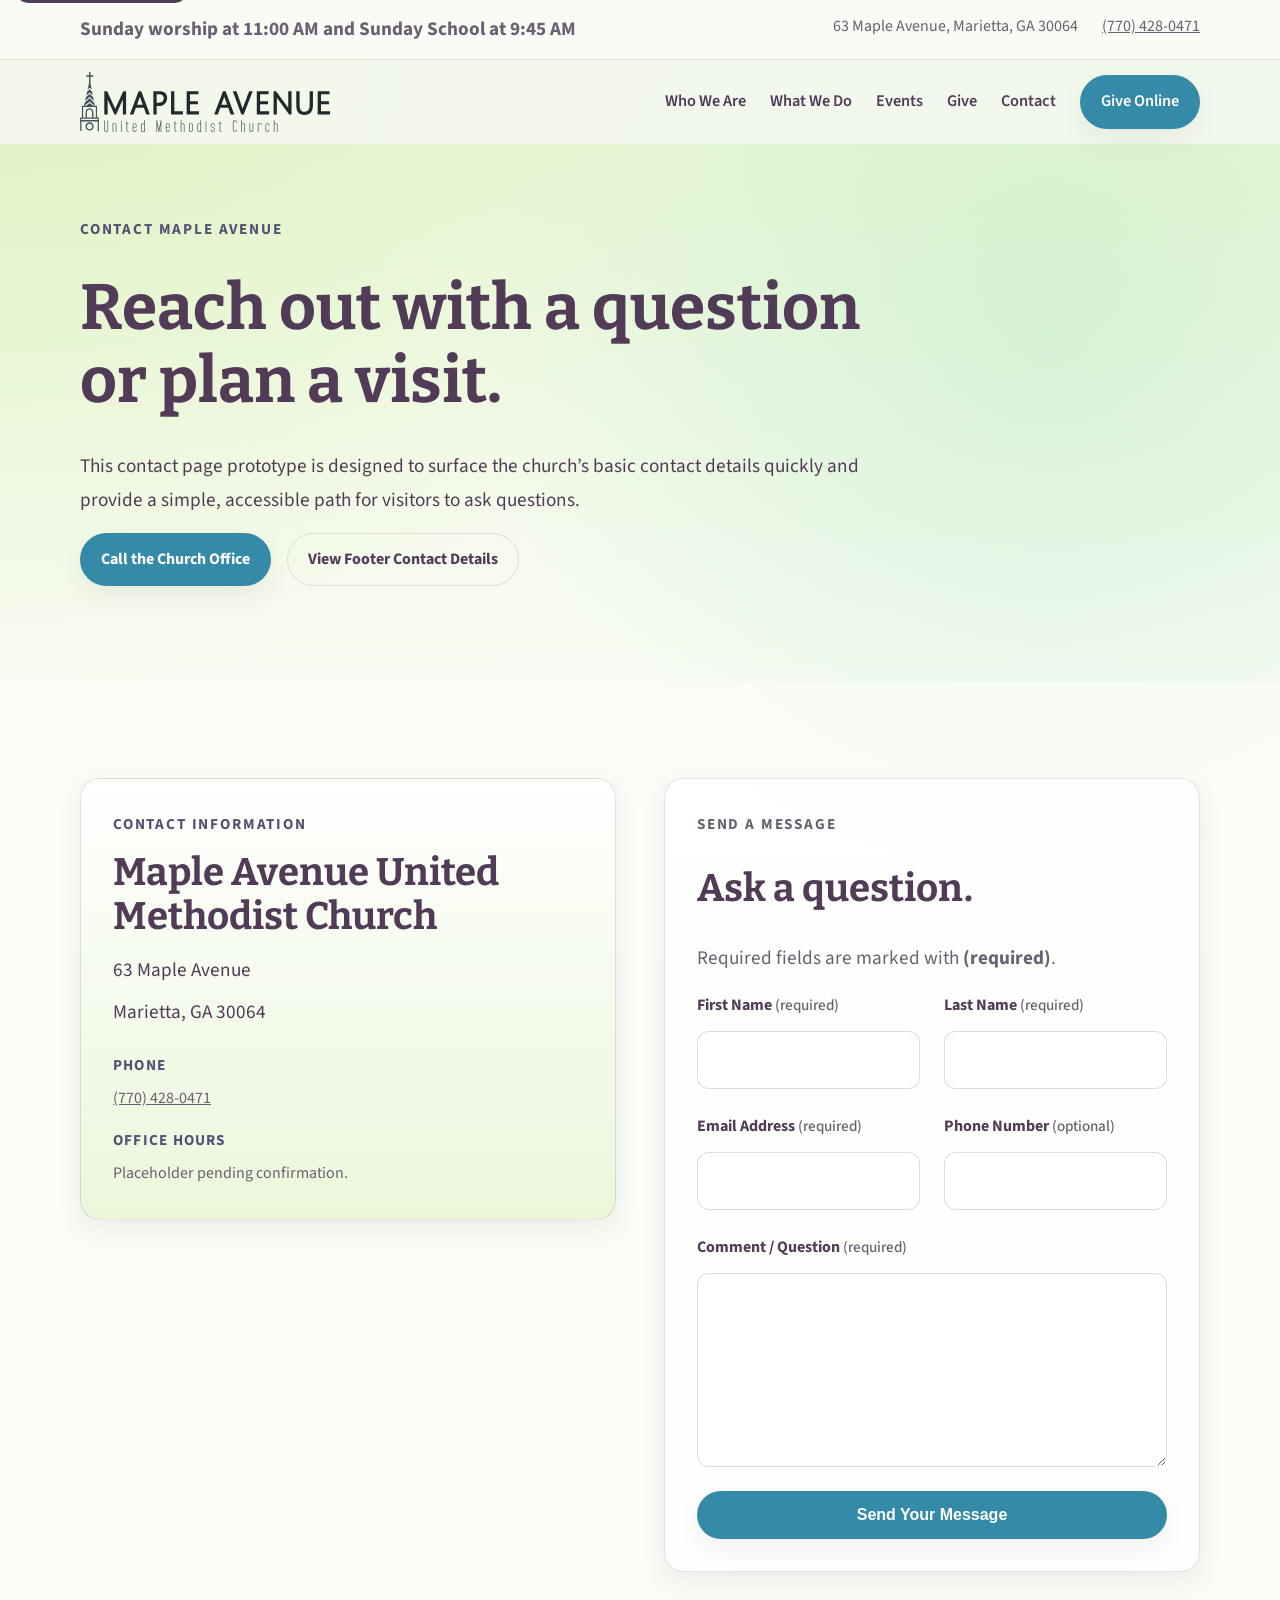
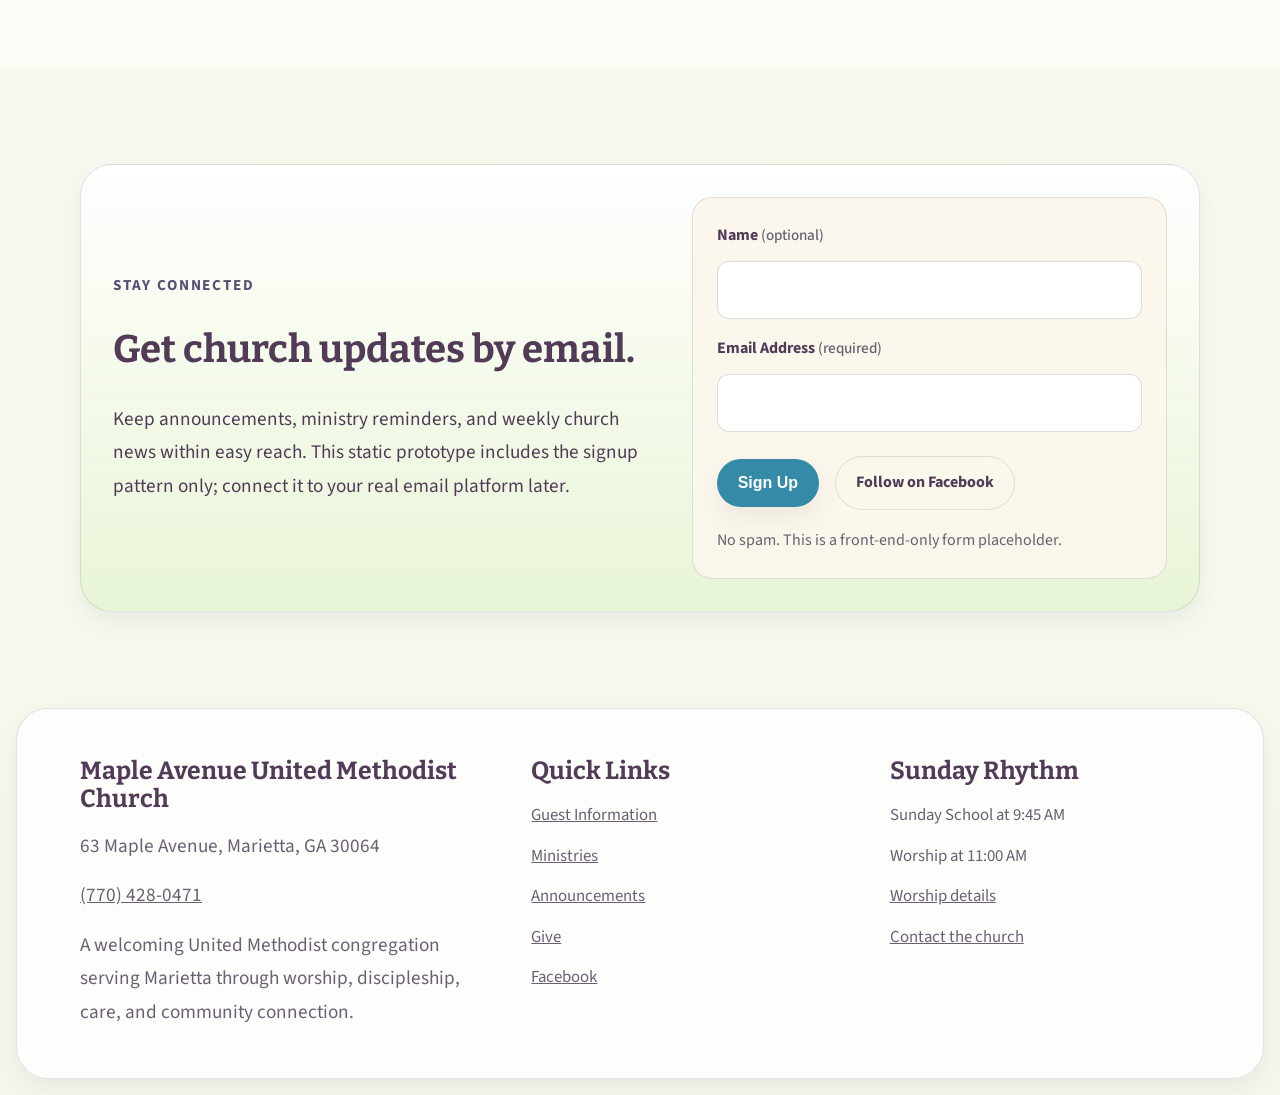
<file: contact.html>
<!doctype html>
<html lang="en">
  <head>
    <meta charset="UTF-8" />
    <meta name="viewport" content="width=device-width, initial-scale=1.0" />
    <title>Contact | Maple Avenue United Methodist Church</title>
    <meta
      name="description"
      content="Contact Maple Avenue United Methodist Church in Marietta, Georgia and use this accessible contact form prototype to ask a question."
    />
    <meta name="robots" content="noindex, nofollow" />
    <link rel="preconnect" href="https://fonts.googleapis.com" />
    <link rel="preconnect" href="https://fonts.gstatic.com" crossorigin />
    <link
      href="https://fonts.googleapis.com/css2?family=Bitter:wght@500;600;700&family=Source+Sans+3:wght@400;500;600;700&display=swap"
      rel="stylesheet"
    />
    <link rel="stylesheet" href="styles.css" />
    <script src="script.js" defer></script>
  </head>
  <body>
    <a class="skip-link" href="#main-content">Skip to main content</a>

    <!-- Reuse the shared site shell so the contact page feels part of the same system. -->
    <header class="site-header" data-site-header>
      <div class="utility-bar">
        <div class="container utility-bar__shell">
          <button
            class="utility-toggle"
            type="button"
            aria-expanded="false"
            aria-controls="utility-panel"
            data-utility-toggle
          >
            <span class="utility-toggle__eyebrow">Sunday info</span>
            <span class="utility-toggle__summary">Worship, address, and phone</span>
          </button>

          <div
            class="utility-bar__content"
            id="utility-panel"
            data-utility-panel
          >
            <p class="utility-bar__message">
              Sunday worship at 11:00 AM and Sunday School at 9:45 AM
            </p>
            <ul class="utility-list" aria-label="Quick contact details">
              <li>63 Maple Avenue, Marietta, GA 30064</li>
              <li><a href="tel:17704280471">(770) 428-0471</a></li>
            </ul>
          </div>
        </div>
      </div>

      <div class="container header-shell">
        <a
          class="brand"
          href="index.html"
          aria-label="Maple Avenue United Methodist Church home"
        >
          <img
            class="brand__logo"
            src="images/muamc-logo-darker.svg"
            alt="Maple Avenue United Methodist Church"
          />
        </a>

        <button
          class="menu-toggle"
          type="button"
          aria-expanded="false"
          aria-controls="site-navigation"
          data-menu-toggle
        >
          <span class="menu-toggle__label">Menu</span>
          <span class="menu-toggle__bars" aria-hidden="true"></span>
        </button>

        <nav
          class="site-nav"
          id="site-navigation"
          aria-label="Primary"
          data-nav
        >
          <ul class="site-nav__list">
            <li><a href="index.html#who-we-are">Who We Are</a></li>
            <li><a href="index.html#what-we-do">What We Do</a></li>
            <li><a href="index.html#highlights">Events</a></li>
            <li><a href="index.html#give">Give</a></li>
            <li><a href="index.html#contact">Contact</a></li>
          </ul>
          <a
            class="button button--primary site-nav__cta"
            href="https://www.mapleavenuechurch.org/give"
            target="_blank"
            rel="noreferrer"
          >
            Give Online
          </a>
        </nav>
      </div>
    </header>

    <main id="main-content">
      <!-- Interior header keeps the page concise while matching the established design language. -->
      <section class="section page-header" aria-labelledby="contact-page-title">
        <div class="container">
          <div class="page-header__content">
            <p class="eyebrow">Contact Maple Avenue</p>
            <h1 id="contact-page-title">Reach out with a question or plan a visit.</h1>
            <p>
              This contact page prototype is designed to surface the church’s basic
              contact details quickly and provide a simple, accessible path for
              visitors to ask questions.
            </p>
            <div class="button-row">
              <a class="button button--primary" href="tel:17704280471">
                Call the Church Office
              </a>
              <a class="button button--ghost" href="index.html#contact">
                View Footer Contact Details
              </a>
            </div>
          </div>
        </div>
      </section>

      <section class="section section--alt" aria-labelledby="contact-details-heading">
        <div class="container split-layout contact-layout">
          <section class="info-panel contact-details" aria-labelledby="contact-details-heading">
            <p class="eyebrow">Contact Information</p>
            <h2 id="contact-details-heading">Maple Avenue United Methodist Church</h2>
            <address class="contact-address">
              <p>63 Maple Avenue</p>
              <p>Marietta, GA 30064</p>
            </address>
            <dl class="contact-list">
              <div>
                <dt>Phone</dt>
                <dd><a href="tel:17704280471">(770) 428-0471</a></dd>
              </div>
              <div>
                <dt>Office Hours</dt>
                <dd>Placeholder pending confirmation.</dd>
              </div>
            </dl>
          </section>

          <!-- Semantic labels and required markers make the prototype ready for later backend wiring. -->
          <section class="card contact-form-card" aria-labelledby="contact-form-heading">
            <p class="eyebrow">Send a Message</p>
            <h2 id="contact-form-heading">Ask a question.</h2>
            <p class="contact-form__intro">
              Required fields are marked with <strong>(required)</strong>.
            </p>

            <form class="contact-form" action="#" method="post">
              <div class="contact-form__grid">
                <div class="form-field">
                  <label for="first-name">First Name <span class="form-required">(required)</span></label>
                  <input id="first-name" name="first_name" type="text" required />
                </div>

                <div class="form-field">
                  <label for="last-name">Last Name <span class="form-required">(required)</span></label>
                  <input id="last-name" name="last_name" type="text" required />
                </div>

                <div class="form-field">
                  <label for="email-address">Email Address <span class="form-required">(required)</span></label>
                  <input id="email-address" name="email" type="email" inputmode="email" required />
                </div>

                <div class="form-field">
                  <label for="phone-number">Phone Number <span class="form-optional">(optional)</span></label>
                  <input id="phone-number" name="phone" type="tel" inputmode="tel" />
                </div>

                <div class="form-field form-field--full">
                  <label for="comment-question">Comment / Question <span class="form-required">(required)</span></label>
                  <textarea
                    id="comment-question"
                    name="comment"
                    rows="6"
                    required
                  ></textarea>
                </div>
              </div>

              <button class="button button--primary" type="submit">
                Send Your Message
              </button>
            </form>
          </section>
        </div>
      </section>

      <section class="section" id="updates" aria-labelledby="updates-heading">
        <div class="container">
          <div class="newsletter-panel">
            <div class="newsletter-panel__content">
              <p class="eyebrow">Stay Connected</p>
              <h2 id="updates-heading">Get church updates by email.</h2>
              <p>
                Keep announcements, ministry reminders, and weekly church news
                within easy reach. This static prototype includes the signup
                pattern only; connect it to your real email platform later.
              </p>
            </div>

            <form class="newsletter-form" action="#" method="post">
              <div class="newsletter-form__fields">
                <div class="form-field">
                  <label for="contact-signup-name">
                    Name <span class="form-optional">(optional)</span>
                  </label>
                  <input id="contact-signup-name" name="signup_name" type="text" />
                </div>

                <div class="form-field">
                  <label for="contact-signup-email">
                    Email Address <span class="form-required">(required)</span>
                  </label>
                  <input
                    id="contact-signup-email"
                    name="signup_email"
                    type="email"
                    inputmode="email"
                    required
                  />
                </div>
              </div>

              <div class="newsletter-form__actions">
                <button class="button button--primary" type="submit">
                  Sign Up
                </button>
                <a
                  class="button button--ghost"
                  href="https://www.facebook.com/mapleaveumc/"
                  target="_blank"
                  rel="noreferrer"
                >
                  Follow on Facebook
                </a>
                <p class="newsletter-form__note">
                  No spam. This is a front-end-only form placeholder.
                </p>
              </div>
            </form>
          </div>
        </div>
      </section>
    </main>

    <footer class="site-footer" id="contact">
      <div class="container footer-grid">
        <section>
          <h2 class="footer-title">Maple Avenue United Methodist Church</h2>
          <p>63 Maple Avenue, Marietta, GA 30064</p>
          <p><a href="tel:17704280471">(770) 428-0471</a></p>
          <p>
            A welcoming United Methodist congregation serving Marietta through
            worship, discipleship, care, and community connection.
          </p>
        </section>

        <section>
          <h2 class="footer-title">Quick Links</h2>
          <ul class="footer-list">
            <li><a href="https://www.mapleavenuechurch.org/guestinfo" target="_blank" rel="noreferrer">Guest Information</a></li>
            <li><a href="https://www.mapleavenuechurch.org/ministries" target="_blank" rel="noreferrer">Ministries</a></li>
            <li><a href="https://www.mapleavenuechurch.org/announcements" target="_blank" rel="noreferrer">Announcements</a></li>
            <li><a href="https://www.mapleavenuechurch.org/give" target="_blank" rel="noreferrer">Give</a></li>
            <li><a href="https://www.facebook.com/mapleaveumc/" target="_blank" rel="noreferrer">Facebook</a></li>
          </ul>
        </section>

        <section>
          <h2 class="footer-title">Sunday Rhythm</h2>
          <ul class="footer-list">
            <li>Sunday School at 9:45 AM</li>
            <li>Worship at 11:00 AM</li>
            <li><a href="https://www.mapleavenuechurch.org/worship" target="_blank" rel="noreferrer">Worship details</a></li>
            <li><a href="https://www.mapleavenuechurch.org/contact" target="_blank" rel="noreferrer">Contact the church</a></li>
          </ul>
        </section>
      </div>
    </footer>
  </body>
</html>
</file>
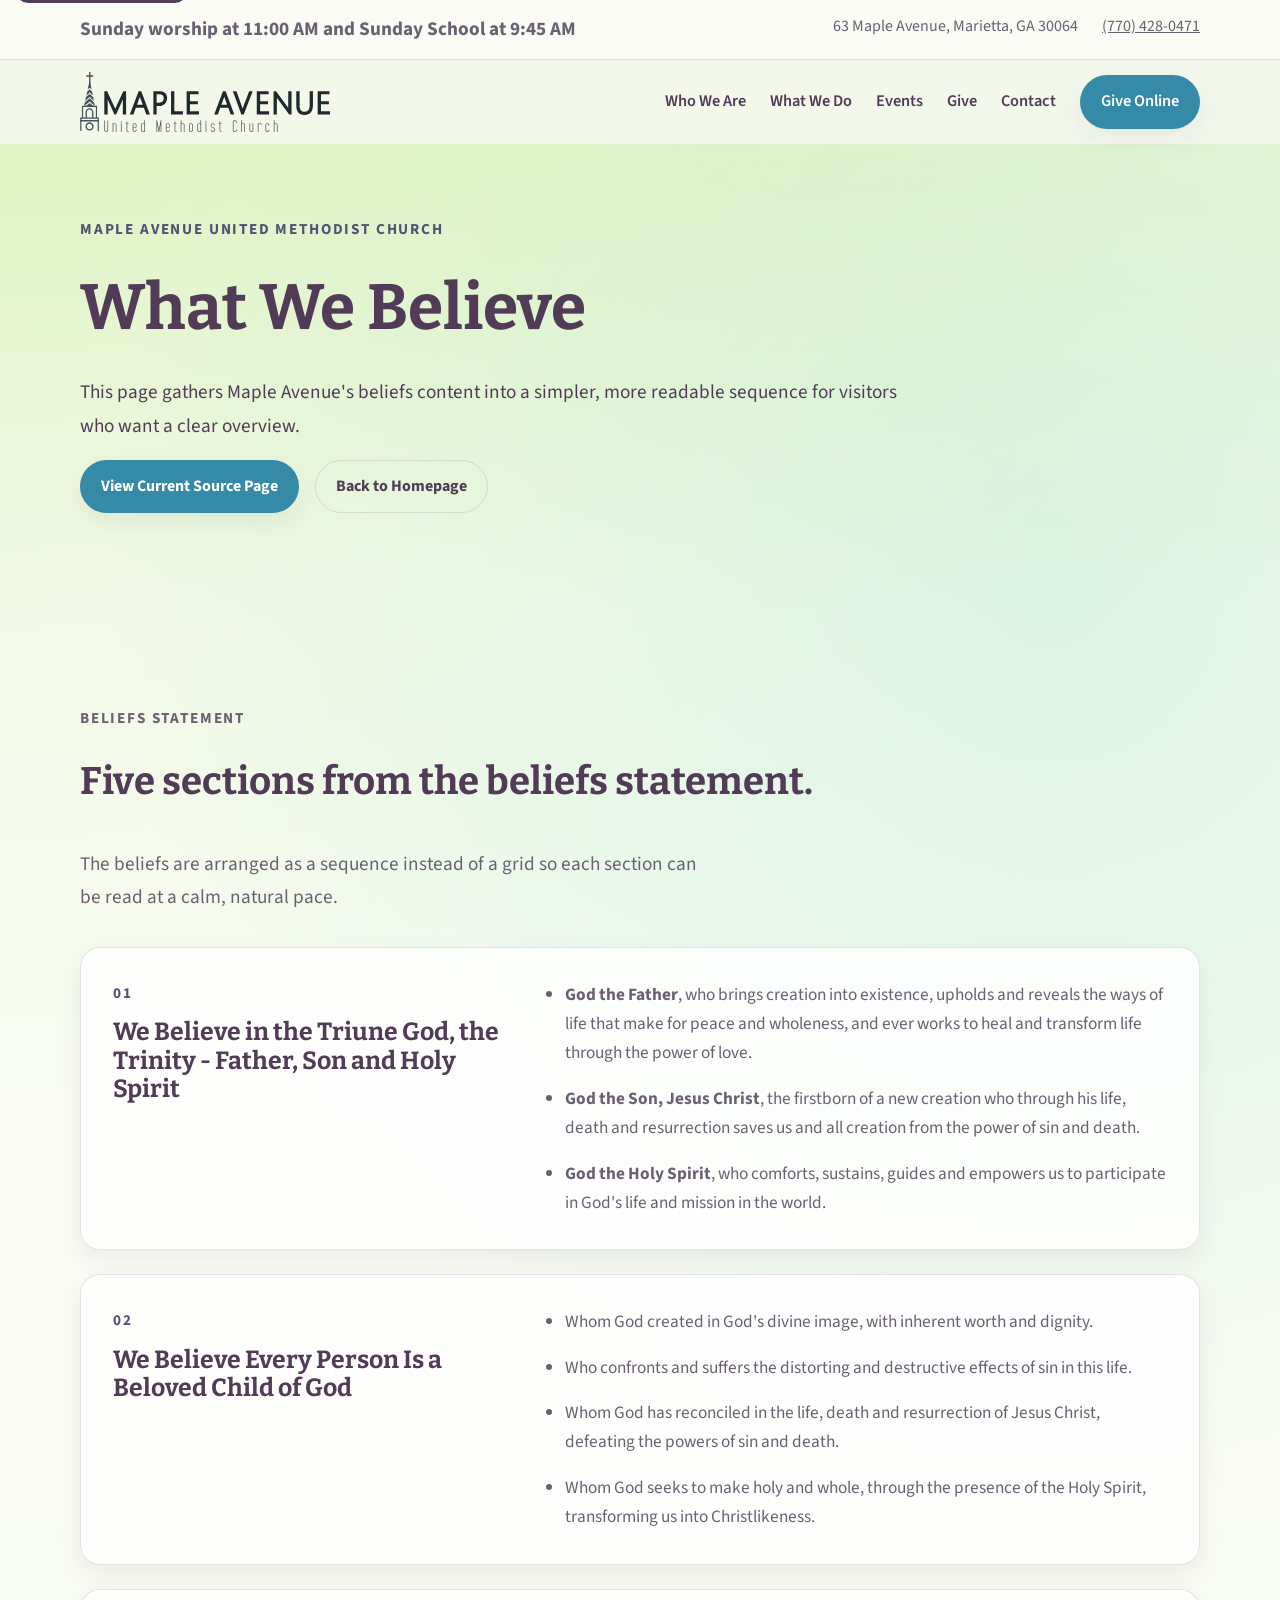
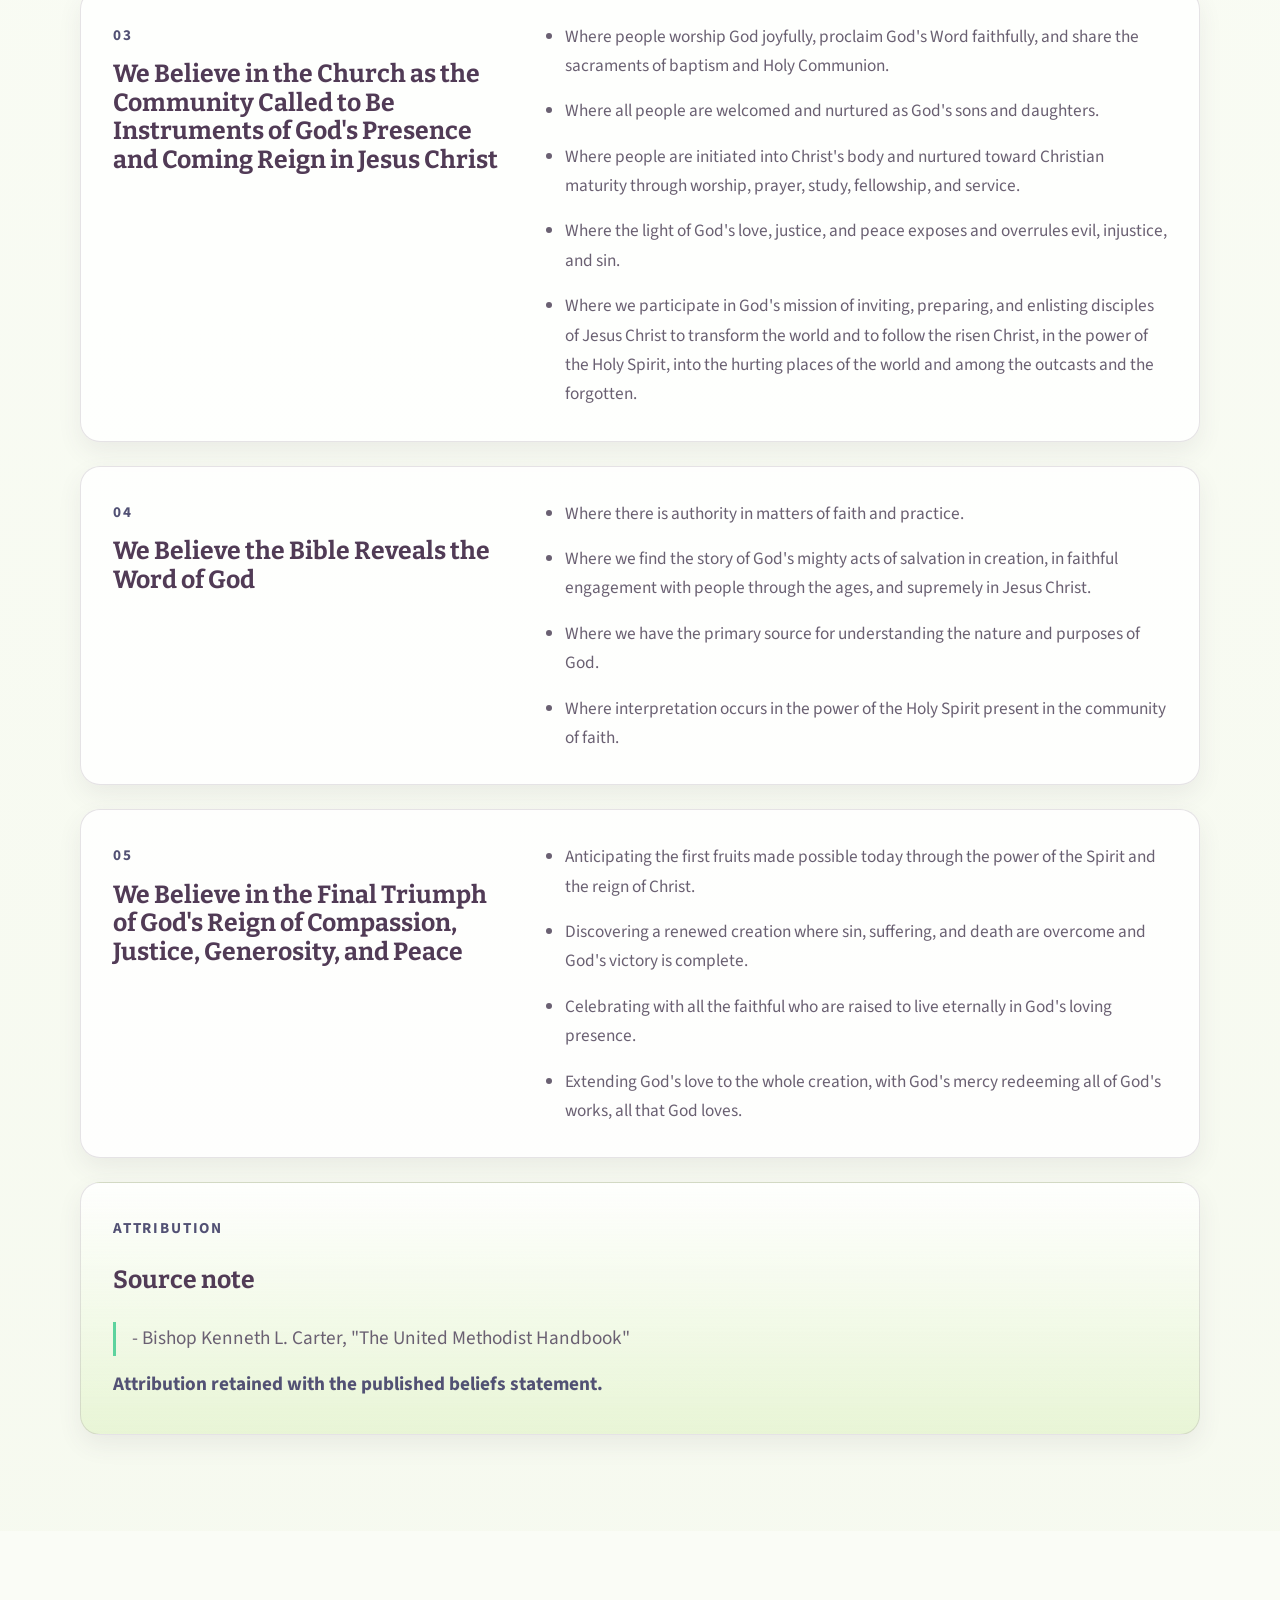
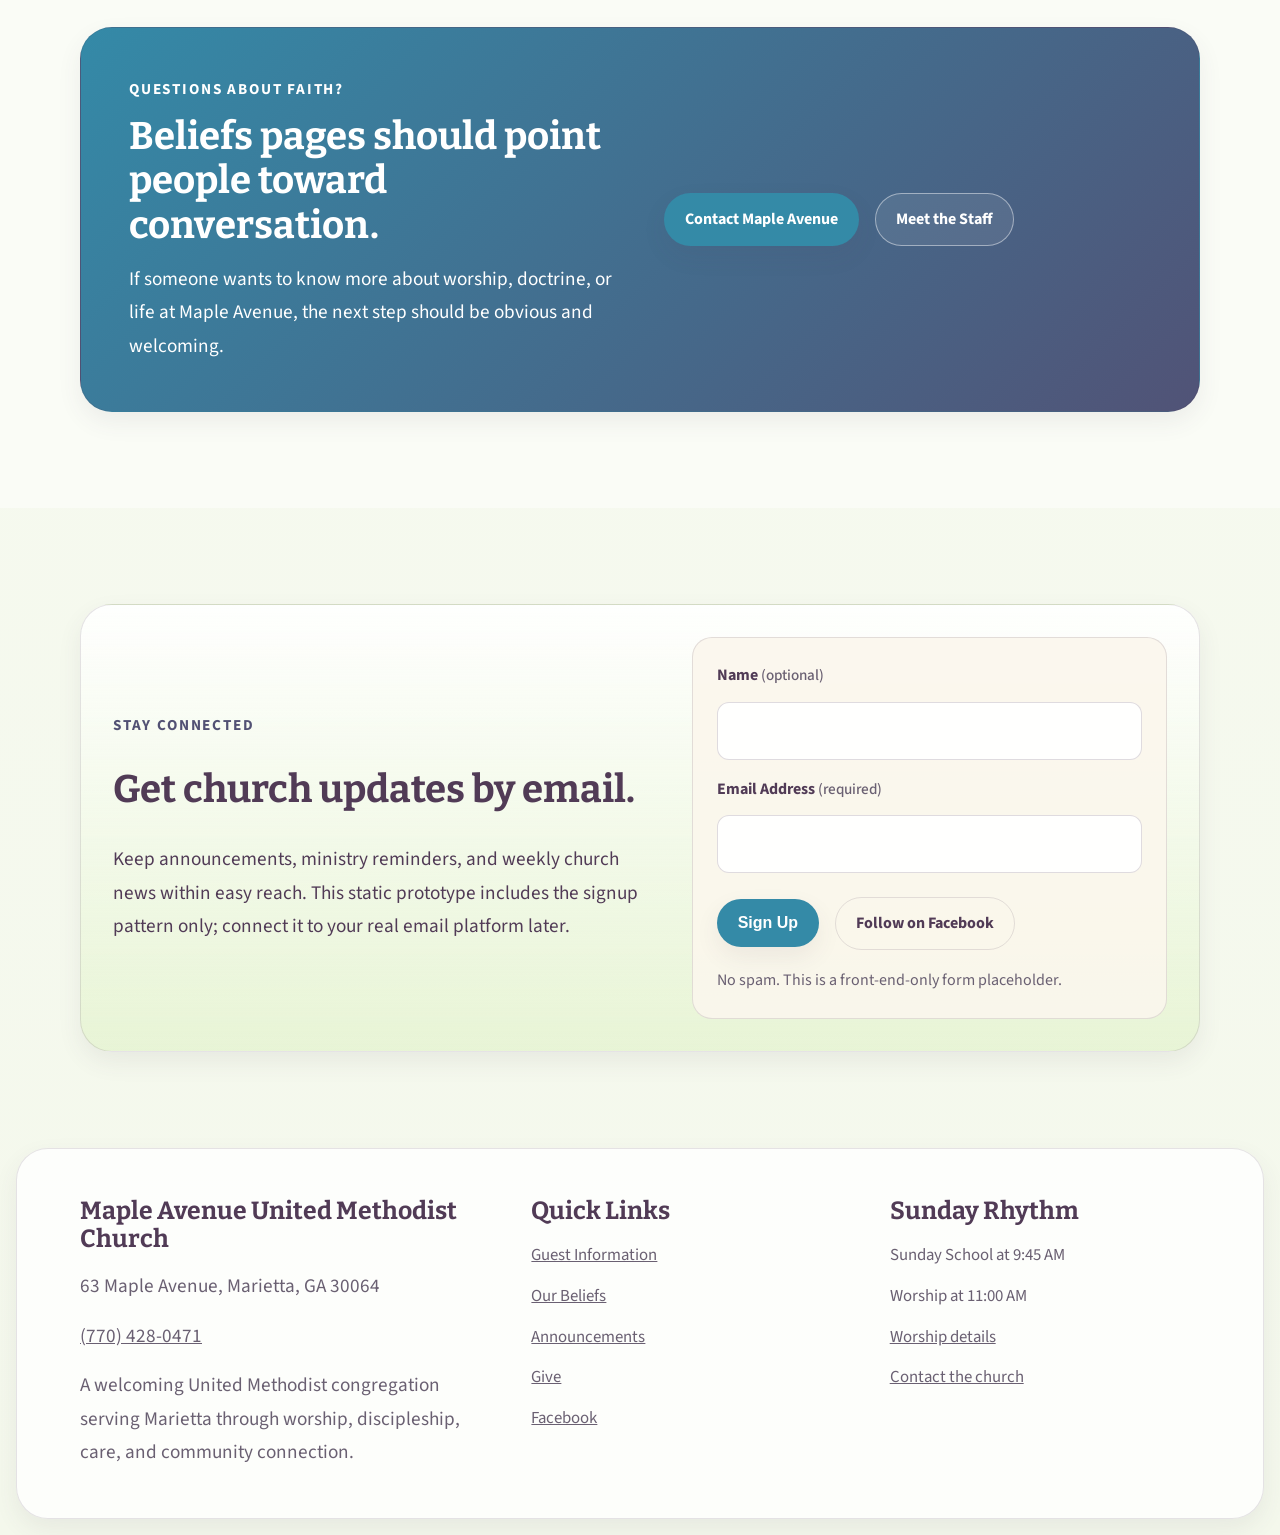
<file: our-beliefs.html>
<!doctype html>
<html lang="en">
  <head>
    <meta charset="UTF-8" />
    <meta name="viewport" content="width=device-width, initial-scale=1.0" />
    <title>Our Beliefs | Maple Avenue United Methodist Church</title>
    <meta
      name="description"
      content="Read the core beliefs shared on Maple Avenue United Methodist Church's What We Believe page in this accessible interior-page prototype."
    />
    <meta name="robots" content="noindex, nofollow" />
    <link rel="preconnect" href="https://fonts.googleapis.com" />
    <link rel="preconnect" href="https://fonts.gstatic.com" crossorigin />
    <link
      href="https://fonts.googleapis.com/css2?family=Bitter:wght@500;600;700&family=Source+Sans+3:wght@400;500;600;700&display=swap"
      rel="stylesheet"
    />
    <link rel="stylesheet" href="styles.css" />
    <script src="script.js" defer></script>
  </head>
  <body>
    <a class="skip-link" href="#main-content">Skip to main content</a>

    <header class="site-header" data-site-header>
      <div class="utility-bar">
        <div class="container utility-bar__shell">
          <button
            class="utility-toggle"
            type="button"
            aria-expanded="false"
            aria-controls="utility-panel"
            data-utility-toggle
          >
            <span class="utility-toggle__eyebrow">Sunday info</span>
            <span class="utility-toggle__summary">Worship, address, and phone</span>
          </button>

          <div
            class="utility-bar__content"
            id="utility-panel"
            data-utility-panel
          >
            <p class="utility-bar__message">
              Sunday worship at 11:00 AM and Sunday School at 9:45 AM
            </p>
            <ul class="utility-list" aria-label="Quick contact details">
              <li>63 Maple Avenue, Marietta, GA 30064</li>
              <li><a href="tel:17704280471">(770) 428-0471</a></li>
            </ul>
          </div>
        </div>
      </div>

      <div class="container header-shell">
        <a
          class="brand"
          href="index.html"
          aria-label="Maple Avenue United Methodist Church home"
        >
          <img
            class="brand__logo"
            src="images/muamc-logo-darker.svg"
            alt="Maple Avenue United Methodist Church"
          />
        </a>

        <button
          class="menu-toggle"
          type="button"
          aria-expanded="false"
          aria-controls="site-navigation"
          data-menu-toggle
        >
          <span class="menu-toggle__label">Menu</span>
          <span class="menu-toggle__bars" aria-hidden="true"></span>
        </button>

        <nav
          class="site-nav"
          id="site-navigation"
          aria-label="Primary"
          data-nav
        >
          <ul class="site-nav__list">
            <li><a href="index.html#who-we-are">Who We Are</a></li>
            <li><a href="index.html#what-we-do">What We Do</a></li>
            <li><a href="index.html#highlights">Events</a></li>
            <li><a href="index.html#give">Give</a></li>
            <li><a href="index.html#contact">Contact</a></li>
          </ul>
          <a
            class="button button--primary site-nav__cta"
            href="https://www.mapleavenuechurch.org/give"
            target="_blank"
            rel="noreferrer"
          >
            Give Online
          </a>
        </nav>
      </div>
    </header>

    <main id="main-content">
      <section class="section page-header" aria-labelledby="beliefs-page-title">
        <div class="container">
          <div class="page-header__content">
            <p class="eyebrow">Maple Avenue United Methodist Church</p>
            <h1 id="beliefs-page-title">What We Believe</h1>
            <p>
              This page gathers Maple Avenue's beliefs content into a simpler,
              more readable sequence for visitors who want a clear overview.
            </p>
            <div class="button-row">
              <a
                class="button button--primary"
                href="https://www.mapleavenuechurch.org/what-we-believe"
                target="_blank"
                rel="noreferrer"
              >
                View Current Source Page
              </a>
              <a class="button button--ghost" href="index.html#who-we-are">
                Back to Homepage
              </a>
            </div>
          </div>
        </div>
      </section>

      <section class="section" aria-labelledby="beliefs-grid-heading">
        <div class="container">
          <div class="section-heading">
            <p class="eyebrow">Beliefs Statement</p>
            <h2 id="beliefs-grid-heading">Five sections from the beliefs statement.</h2>
            <p>
              The beliefs are arranged as a sequence instead of a grid so each
              section can be read at a calm, natural pace.
            </p>
          </div>

          <div class="beliefs-stack">
            <article class="belief-section">
              <div class="belief-section__header">
                <p class="belief-section__index">01</p>
                <h3>
                  We Believe in the Triune God, the Trinity - Father, Son and
                  Holy Spirit
                </h3>
              </div>
              <div class="belief-section__body">
                <ul class="belief-list">
                  <li>
                    <strong>God the Father</strong>, who brings creation into
                    existence, upholds and reveals the ways of life that make
                    for peace and wholeness, and ever works to heal and
                    transform life through the power of love.
                  </li>
                  <li>
                    <strong>God the Son, Jesus Christ</strong>, the firstborn of
                    a new creation who through his life, death and resurrection
                    saves us and all creation from the power of sin and death.
                  </li>
                  <li>
                    <strong>God the Holy Spirit</strong>, who comforts,
                    sustains, guides and empowers us to participate in God's
                    life and mission in the world.
                  </li>
                </ul>
              </div>
            </article>

            <article class="belief-section">
              <div class="belief-section__header">
                <p class="belief-section__index">02</p>
                <h3>We Believe Every Person Is a Beloved Child of God</h3>
              </div>
              <div class="belief-section__body">
                <ul class="belief-list">
                  <li>
                    Whom God created in God's divine image, with inherent worth
                    and dignity.
                  </li>
                  <li>
                    Who confronts and suffers the distorting and destructive
                    effects of sin in this life.
                  </li>
                  <li>
                    Whom God has reconciled in the life, death and resurrection
                    of Jesus Christ, defeating the powers of sin and death.
                  </li>
                  <li>
                    Whom God seeks to make holy and whole, through the presence
                    of the Holy Spirit, transforming us into Christlikeness.
                  </li>
                </ul>
              </div>
            </article>

            <article class="belief-section">
              <div class="belief-section__header">
                <p class="belief-section__index">03</p>
                <h3>
                  We Believe in the Church as the Community Called to Be
                  Instruments of God's Presence and Coming Reign in Jesus Christ
                </h3>
              </div>
              <div class="belief-section__body">
                <ul class="belief-list">
                  <li>
                    Where people worship God joyfully, proclaim God's Word
                    faithfully, and share the sacraments of baptism and Holy
                    Communion.
                  </li>
                  <li>
                    Where all people are welcomed and nurtured as God's sons and
                    daughters.
                  </li>
                  <li>
                    Where people are initiated into Christ's body and nurtured
                    toward Christian maturity through worship, prayer, study,
                    fellowship, and service.
                  </li>
                  <li>
                    Where the light of God's love, justice, and peace exposes
                    and overrules evil, injustice, and sin.
                  </li>
                  <li>
                    Where we participate in God's mission of inviting,
                    preparing, and enlisting disciples of Jesus Christ to
                    transform the world and to follow the risen Christ, in the
                    power of the Holy Spirit, into the hurting places of the
                    world and among the outcasts and the forgotten.
                  </li>
                </ul>
              </div>
            </article>

            <article class="belief-section">
              <div class="belief-section__header">
                <p class="belief-section__index">04</p>
                <h3>We Believe the Bible Reveals the Word of God</h3>
              </div>
              <div class="belief-section__body">
                <ul class="belief-list">
                  <li>
                    Where there is authority in matters of faith and practice.
                  </li>
                  <li>
                    Where we find the story of God's mighty acts of salvation in
                    creation, in faithful engagement with people through the
                    ages, and supremely in Jesus Christ.
                  </li>
                  <li>
                    Where we have the primary source for understanding the
                    nature and purposes of God.
                  </li>
                  <li>
                    Where interpretation occurs in the power of the Holy Spirit
                    present in the community of faith.
                  </li>
                </ul>
              </div>
            </article>

            <article class="belief-section">
              <div class="belief-section__header">
                <p class="belief-section__index">05</p>
                <h3>
                  We Believe in the Final Triumph of God's Reign of Compassion,
                  Justice, Generosity, and Peace
                </h3>
              </div>
              <div class="belief-section__body">
                <ul class="belief-list">
                  <li>
                    Anticipating the first fruits made possible today through
                    the power of the Spirit and the reign of Christ.
                  </li>
                  <li>
                    Discovering a renewed creation where sin, suffering, and
                    death are overcome and God's victory is complete.
                  </li>
                  <li>
                    Celebrating with all the faithful who are raised to live
                    eternally in God's loving presence.
                  </li>
                  <li>
                    Extending God's love to the whole creation, with God's mercy
                    redeeming all of God's works, all that God loves.
                  </li>
                </ul>
              </div>
            </article>

            <aside
              class="info-panel belief-source"
              aria-labelledby="belief-source-heading"
            >
              <p class="eyebrow">Attribution</p>
              <h3 id="belief-source-heading">Source note</h3>
              <blockquote class="belief-quote">
                <p>
                  - Bishop Kenneth L. Carter, "The United Methodist Handbook"
                </p>
              </blockquote>
              <p class="belief-source__credit">
                Attribution retained with the published beliefs statement.
              </p>
            </aside>
          </div>
        </div>
      </section>

      <section
        class="section section--alt"
        aria-labelledby="beliefs-next-step-heading"
      >
        <div class="container cta-panel">
          <div>
            <p class="eyebrow">Questions About Faith?</p>
            <h2 id="beliefs-next-step-heading">
              Beliefs pages should point people toward conversation.
            </h2>
            <p>
              If someone wants to know more about worship, doctrine, or life at
              Maple Avenue, the next step should be obvious and welcoming.
            </p>
          </div>
          <div class="button-row">
            <a class="button button--primary" href="contact.html">
              Contact Maple Avenue
            </a>
            <a class="button button--secondary" href="staff.html">
              Meet the Staff
            </a>
          </div>
        </div>
      </section>

      <section class="section" id="updates" aria-labelledby="updates-heading">
        <div class="container">
          <div class="newsletter-panel">
            <div class="newsletter-panel__content">
              <p class="eyebrow">Stay Connected</p>
              <h2 id="updates-heading">Get church updates by email.</h2>
              <p>
                Keep announcements, ministry reminders, and weekly church news
                within easy reach. This static prototype includes the signup
                pattern only; connect it to your real email platform later.
              </p>
            </div>

            <form class="newsletter-form" action="#" method="post">
              <div class="newsletter-form__fields">
                <div class="form-field">
                  <label for="beliefs-signup-name">
                    Name <span class="form-optional">(optional)</span>
                  </label>
                  <input id="beliefs-signup-name" name="signup_name" type="text" />
                </div>

                <div class="form-field">
                  <label for="beliefs-signup-email">
                    Email Address <span class="form-required">(required)</span>
                  </label>
                  <input
                    id="beliefs-signup-email"
                    name="signup_email"
                    type="email"
                    inputmode="email"
                    required
                  />
                </div>
              </div>

              <div class="newsletter-form__actions">
                <button class="button button--primary" type="submit">
                  Sign Up
                </button>
                <a
                  class="button button--ghost"
                  href="https://www.facebook.com/mapleaveumc/"
                  target="_blank"
                  rel="noreferrer"
                >
                  Follow on Facebook
                </a>
                <p class="newsletter-form__note">
                  No spam. This is a front-end-only form placeholder.
                </p>
              </div>
            </form>
          </div>
        </div>
      </section>
    </main>

    <footer class="site-footer" id="contact">
      <div class="container footer-grid">
        <section>
          <h2 class="footer-title">Maple Avenue United Methodist Church</h2>
          <p>63 Maple Avenue, Marietta, GA 30064</p>
          <p><a href="tel:17704280471">(770) 428-0471</a></p>
          <p>
            A welcoming United Methodist congregation serving Marietta through
            worship, discipleship, care, and community connection.
          </p>
        </section>

        <section>
          <h2 class="footer-title">Quick Links</h2>
          <ul class="footer-list">
            <li>
              <a
                href="https://www.mapleavenuechurch.org/guestinfo"
                target="_blank"
                rel="noreferrer"
                >Guest Information</a
              >
            </li>
            <li><a href="our-beliefs.html">Our Beliefs</a></li>
            <li>
              <a
                href="https://www.mapleavenuechurch.org/announcements"
                target="_blank"
                rel="noreferrer"
                >Announcements</a
              >
            </li>
            <li>
              <a
                href="https://www.mapleavenuechurch.org/give"
                target="_blank"
                rel="noreferrer"
                >Give</a
              >
            </li>
            <li>
              <a
                href="https://www.facebook.com/mapleaveumc/"
                target="_blank"
                rel="noreferrer"
                >Facebook</a
              >
            </li>
          </ul>
        </section>

        <section>
          <h2 class="footer-title">Sunday Rhythm</h2>
          <ul class="footer-list">
            <li>Sunday School at 9:45 AM</li>
            <li>Worship at 11:00 AM</li>
            <li>
              <a
                href="https://www.mapleavenuechurch.org/worship"
                target="_blank"
                rel="noreferrer"
                >Worship details</a
              >
            </li>
            <li>
              <a
                href="https://www.mapleavenuechurch.org/contact"
                target="_blank"
                rel="noreferrer"
                >Contact the church</a
              >
            </li>
          </ul>
        </section>
      </div>
    </footer>
  </body>
</html>
</file>
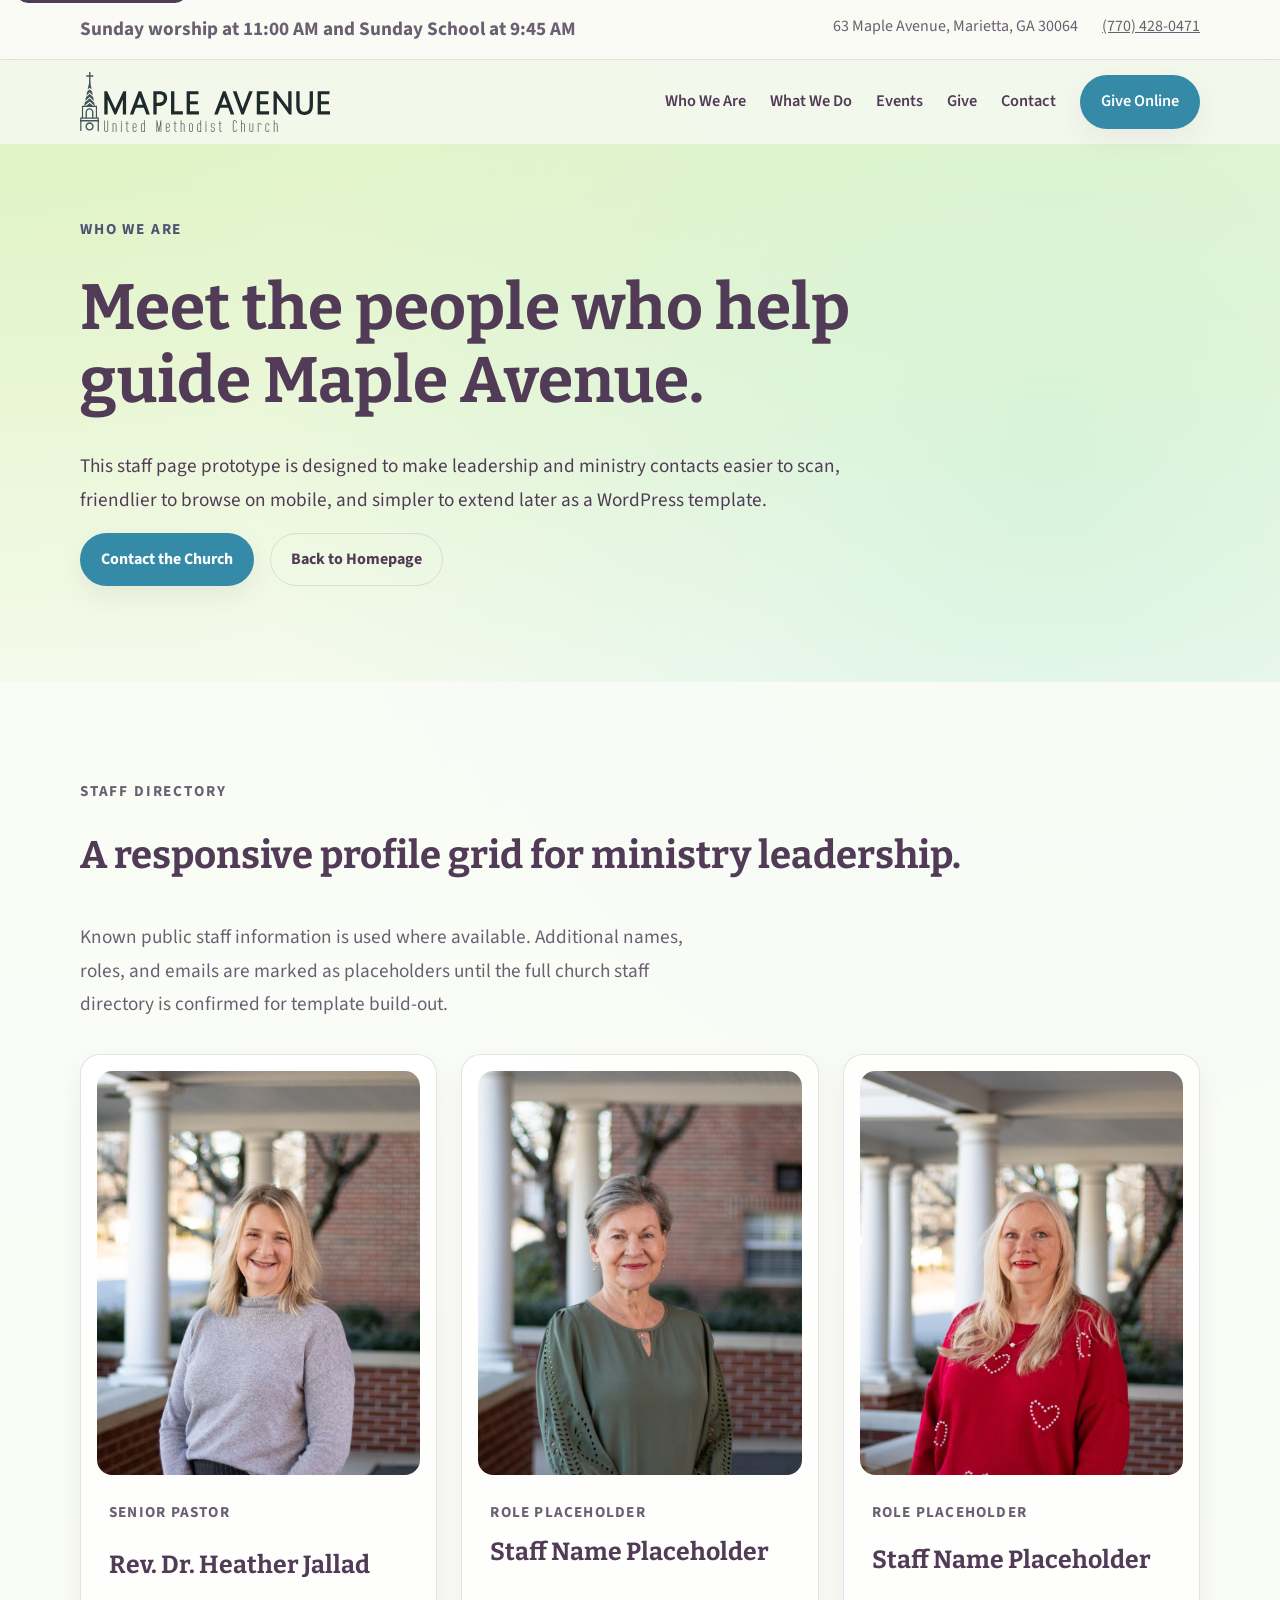
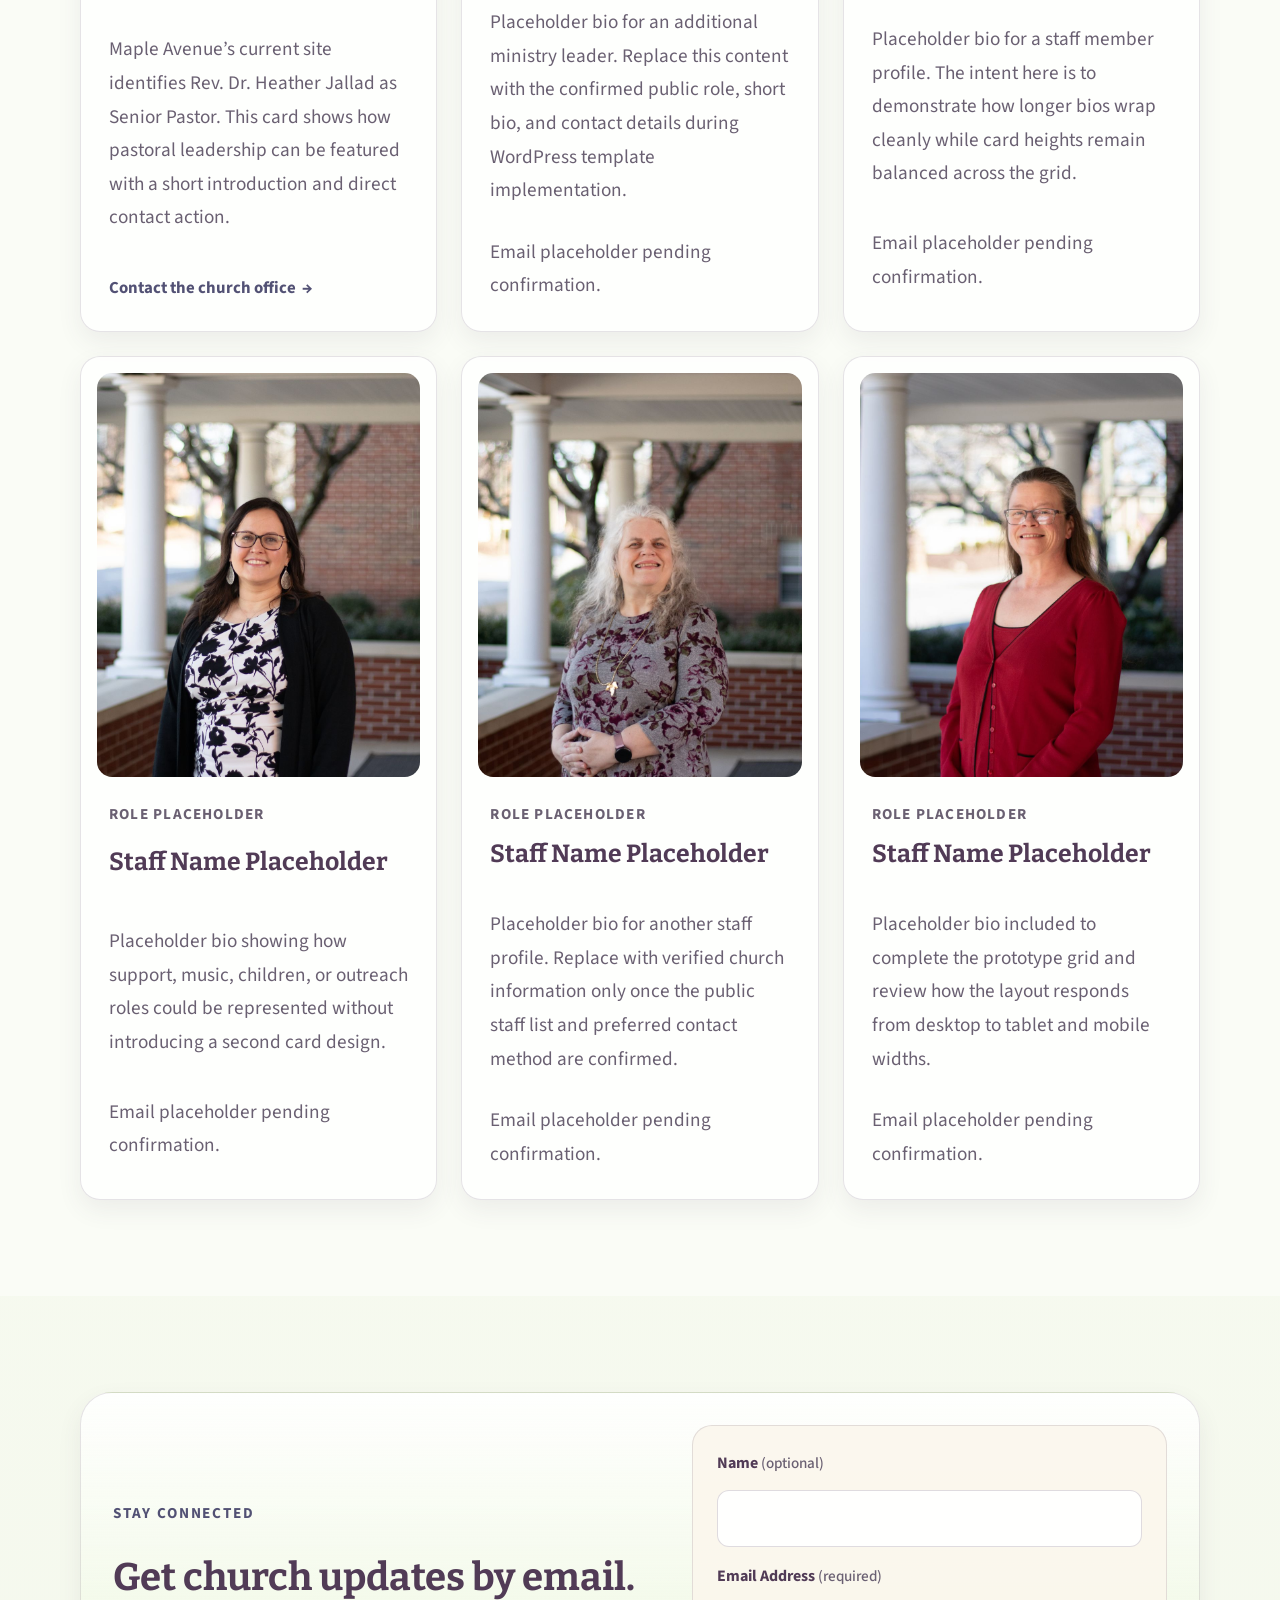
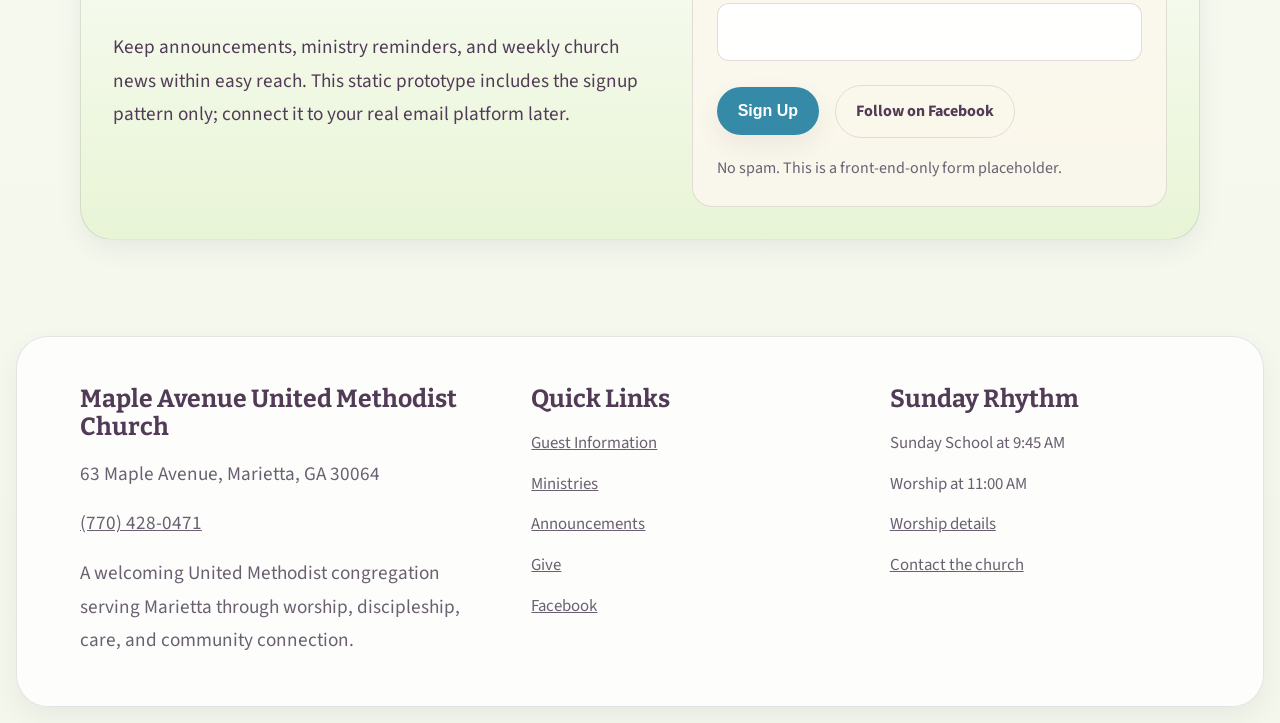
<file: staff.html>
<!doctype html>
<html lang="en">
  <head>
    <meta charset="UTF-8" />
    <meta name="viewport" content="width=device-width, initial-scale=1.0" />
    <title>Staff | Maple Avenue United Methodist Church</title>
    <meta
      name="description"
      content="Meet the staff of Maple Avenue United Methodist Church in this static design prototype for the church website redesign."
    />
    <meta name="robots" content="noindex, nofollow" />
    <link rel="preconnect" href="https://fonts.googleapis.com" />
    <link rel="preconnect" href="https://fonts.gstatic.com" crossorigin />
    <link
      href="https://fonts.googleapis.com/css2?family=Bitter:wght@500;600;700&family=Source+Sans+3:wght@400;500;600;700&display=swap"
      rel="stylesheet"
    />
    <link rel="stylesheet" href="styles.css" />
    <script src="script.js" defer></script>
  </head>
  <body>
    <a class="skip-link" href="#main-content">Skip to main content</a>

    <!-- Reuse the homepage site shell so interior pages stay visually connected. -->
    <header class="site-header" data-site-header>
      <div class="utility-bar">
        <div class="container utility-bar__shell">
          <button
            class="utility-toggle"
            type="button"
            aria-expanded="false"
            aria-controls="utility-panel"
            data-utility-toggle
          >
            <span class="utility-toggle__eyebrow">Sunday info</span>
            <span class="utility-toggle__summary">Worship, address, and phone</span>
          </button>

          <div
            class="utility-bar__content"
            id="utility-panel"
            data-utility-panel
          >
            <p class="utility-bar__message">
              Sunday worship at 11:00 AM and Sunday School at 9:45 AM
            </p>
            <ul class="utility-list" aria-label="Quick contact details">
              <li>63 Maple Avenue, Marietta, GA 30064</li>
              <li><a href="tel:17704280471">(770) 428-0471</a></li>
            </ul>
          </div>
        </div>
      </div>

      <div class="container header-shell">
        <a
          class="brand"
          href="index.html"
          aria-label="Maple Avenue United Methodist Church home"
        >
          <img
            class="brand__logo"
            src="images/muamc-logo-darker.svg"
            alt="Maple Avenue United Methodist Church"
          />
        </a>

        <button
          class="menu-toggle"
          type="button"
          aria-expanded="false"
          aria-controls="site-navigation"
          data-menu-toggle
        >
          <span class="menu-toggle__label">Menu</span>
          <span class="menu-toggle__bars" aria-hidden="true"></span>
        </button>

        <nav
          class="site-nav"
          id="site-navigation"
          aria-label="Primary"
          data-nav
        >
          <ul class="site-nav__list">
            <li><a href="index.html#who-we-are">Who We Are</a></li>
            <li><a href="index.html#what-we-do">What We Do</a></li>
            <li><a href="index.html#highlights">Events</a></li>
            <li><a href="index.html#give">Give</a></li>
            <li><a href="index.html#contact">Contact</a></li>
          </ul>
          <a
            class="button button--primary site-nav__cta"
            href="https://www.mapleavenuechurch.org/give"
            target="_blank"
            rel="noreferrer"
          >
            Give Online
          </a>
        </nav>
      </div>
    </header>

    <main id="main-content">
      <!-- Interior page header keeps the same visual language without repeating the homepage hero. -->
      <section class="section page-header" aria-labelledby="staff-page-title">
        <div class="container">
          <div class="page-header__content">
            <p class="eyebrow">Who We Are</p>
            <h1 id="staff-page-title">
              Meet the people who help guide Maple Avenue.
            </h1>
            <p>
              This staff page prototype is designed to make leadership and
              ministry contacts easier to scan, friendlier to browse on mobile,
              and simpler to extend later as a WordPress template.
            </p>
            <div class="button-row">
              <a
                class="button button--primary"
                href="https://www.mapleavenuechurch.org/contact"
                target="_blank"
                rel="noreferrer"
              >
                Contact the Church
              </a>
              <a class="button button--ghost" href="index.html#who-we-are">
                Back to Homepage
              </a>
            </div>
          </div>
        </div>
      </section>

      <section
        class="section section--alt"
        aria-labelledby="staff-directory-heading"
      >
        <div class="container">
          <div class="section-heading">
            <p class="eyebrow">Staff Directory</p>
            <h2 id="staff-directory-heading">
              A responsive profile grid for ministry leadership.
            </h2>
            <p>
              Known public staff information is used where available. Additional
              names, roles, and emails are marked as placeholders until the full
              church staff directory is confirmed for template build-out.
            </p>
          </div>

          <!-- Staff cards reuse the existing card and card-grid patterns with a photo block added. -->
          <div class="card-grid card-grid--three">
            <article class="card card--feature staff-card">
              <img
                class="staff-card__image"
                src="images/3.jpg"
                alt="Portrait photo used for Rev. Dr. Heather Jallad on the Maple Avenue staff page prototype."
              />
              <div class="staff-card__body">
                <p class="staff-card__role">Senior Pastor</p>
                <h3>Rev. Dr. Heather Jallad</h3>
                <p>
                  Maple Avenue’s current site identifies Rev. Dr. Heather Jallad
                  as Senior Pastor. This card shows how pastoral leadership can
                  be featured with a short introduction and direct contact
                  action.
                </p>
                <a
                  class="text-link"
                  href="https://www.mapleavenuechurch.org/contact"
                  target="_blank"
                  rel="noreferrer"
                >
                  Contact the church office
                </a>
              </div>
            </article>

            <article class="card card--feature staff-card">
              <img
                class="staff-card__image"
                src="images/1.jpg"
                alt="Staff portrait placeholder for Maple Avenue United Methodist Church."
              />
              <div class="staff-card__body">
                <p class="staff-card__role">Role Placeholder</p>
                <h3>Staff Name Placeholder</h3>
                <p>
                  Placeholder bio for an additional ministry leader. Replace
                  this content with the confirmed public role, short bio, and
                  contact details during WordPress template implementation.
                </p>
                <p>Email placeholder pending confirmation.</p>
              </div>
            </article>

            <article class="card card--feature staff-card">
              <img
                class="staff-card__image"
                src="images/2.jpg"
                alt="Staff portrait placeholder for Maple Avenue United Methodist Church."
              />
              <div class="staff-card__body">
                <p class="staff-card__role">Role Placeholder</p>
                <h3>Staff Name Placeholder</h3>
                <p>
                  Placeholder bio for a staff member profile. The intent here is
                  to demonstrate how longer bios wrap cleanly while card heights
                  remain balanced across the grid.
                </p>
                <p>Email placeholder pending confirmation.</p>
              </div>
            </article>

            <article class="card card--feature staff-card">
              <img
                class="staff-card__image"
                src="images/4.jpg"
                alt="Staff portrait placeholder for Maple Avenue United Methodist Church."
              />
              <div class="staff-card__body">
                <p class="staff-card__role">Role Placeholder</p>
                <h3>Staff Name Placeholder</h3>
                <p>
                  Placeholder bio showing how support, music, children, or
                  outreach roles could be represented without introducing a
                  second card design.
                </p>
                <p>Email placeholder pending confirmation.</p>
              </div>
            </article>

            <article class="card card--feature staff-card">
              <img
                class="staff-card__image"
                src="images/5.jpg"
                alt="Staff portrait placeholder for Maple Avenue United Methodist Church."
              />
              <div class="staff-card__body">
                <p class="staff-card__role">Role Placeholder</p>
                <h3>Staff Name Placeholder</h3>
                <p>
                  Placeholder bio for another staff profile. Replace with
                  verified church information only once the public staff list
                  and preferred contact method are confirmed.
                </p>
                <p>Email placeholder pending confirmation.</p>
              </div>
            </article>

            <article class="card card--feature staff-card">
              <img
                class="staff-card__image"
                src="images/6.jpg"
                alt="Staff portrait placeholder for Maple Avenue United Methodist Church."
              />
              <div class="staff-card__body">
                <p class="staff-card__role">Role Placeholder</p>
                <h3>Staff Name Placeholder</h3>
                <p>
                  Placeholder bio included to complete the prototype grid and
                  review how the layout responds from desktop to tablet and
                  mobile widths.
                </p>
                <p>Email placeholder pending confirmation.</p>
              </div>
            </article>
          </div>
        </div>
      </section>

      <section class="section" id="updates" aria-labelledby="updates-heading">
        <div class="container">
          <div class="newsletter-panel">
            <div class="newsletter-panel__content">
              <p class="eyebrow">Stay Connected</p>
              <h2 id="updates-heading">Get church updates by email.</h2>
              <p>
                Keep announcements, ministry reminders, and weekly church news
                within easy reach. This static prototype includes the signup
                pattern only; connect it to your real email platform later.
              </p>
            </div>

            <form class="newsletter-form" action="#" method="post">
              <div class="newsletter-form__fields">
                <div class="form-field">
                  <label for="staff-signup-name">
                    Name <span class="form-optional">(optional)</span>
                  </label>
                  <input id="staff-signup-name" name="signup_name" type="text" />
                </div>

                <div class="form-field">
                  <label for="staff-signup-email">
                    Email Address <span class="form-required">(required)</span>
                  </label>
                  <input
                    id="staff-signup-email"
                    name="signup_email"
                    type="email"
                    inputmode="email"
                    required
                  />
                </div>
              </div>

              <div class="newsletter-form__actions">
                <button class="button button--primary" type="submit">
                  Sign Up
                </button>
                <a
                  class="button button--ghost"
                  href="https://www.facebook.com/mapleaveumc/"
                  target="_blank"
                  rel="noreferrer"
                >
                  Follow on Facebook
                </a>
                <p class="newsletter-form__note">
                  No spam. This is a front-end-only form placeholder.
                </p>
              </div>
            </form>
          </div>
        </div>
      </section>
    </main>

    <footer class="site-footer" id="contact">
      <div class="container footer-grid">
        <section>
          <h2 class="footer-title">Maple Avenue United Methodist Church</h2>
          <p>63 Maple Avenue, Marietta, GA 30064</p>
          <p><a href="tel:17704280471">(770) 428-0471</a></p>
          <p>
            A welcoming United Methodist congregation serving Marietta through
            worship, discipleship, care, and community connection.
          </p>
        </section>

        <section>
          <h2 class="footer-title">Quick Links</h2>
          <ul class="footer-list">
            <li>
              <a
                href="https://www.mapleavenuechurch.org/guestinfo"
                target="_blank"
                rel="noreferrer"
                >Guest Information</a
              >
            </li>
            <li>
              <a
                href="https://www.mapleavenuechurch.org/ministries"
                target="_blank"
                rel="noreferrer"
                >Ministries</a
              >
            </li>
            <li>
              <a
                href="https://www.mapleavenuechurch.org/announcements"
                target="_blank"
                rel="noreferrer"
                >Announcements</a
              >
            </li>
            <li>
              <a
                href="https://www.mapleavenuechurch.org/give"
                target="_blank"
                rel="noreferrer"
                >Give</a
              >
            </li>
            <li>
              <a
                href="https://www.facebook.com/mapleaveumc/"
                target="_blank"
                rel="noreferrer"
                >Facebook</a
              >
            </li>
          </ul>
        </section>

        <section>
          <h2 class="footer-title">Sunday Rhythm</h2>
          <ul class="footer-list">
            <li>Sunday School at 9:45 AM</li>
            <li>Worship at 11:00 AM</li>
            <li>
              <a
                href="https://www.mapleavenuechurch.org/worship"
                target="_blank"
                rel="noreferrer"
                >Worship details</a
              >
            </li>
            <li>
              <a
                href="https://www.mapleavenuechurch.org/contact"
                target="_blank"
                rel="noreferrer"
                >Contact the church</a
              >
            </li>
          </ul>
        </section>
      </div>
    </footer>
  </body>
</html>
</file>
<file: styles.css>
:root {
  /* Shared design tokens keep spacing, color, and sizing consistent across sections. */
  --color-ink: #513b56;
  --color-ink-soft: #6a6072;
  --color-surface: #f4f8ec;
  --color-surface-strong: #dceebf;
  --color-surface-alt: #fbfdf7;
  --color-accent: #348aa7;
  --color-accent-dark: #525174;
  --color-accent-soft: #5dd39e;
  --color-line: rgba(81, 59, 86, 0.14);
  --color-white: #ffffff;
  --color-surface-wash: rgba(251, 253, 247, 0.88);
  --color-surface-glass: rgba(251, 253, 247, 0.76);
  --color-surface-panel: rgba(255, 255, 255, 0.82);
  --color-surface-panel-strong: rgba(255, 255, 255, 0.92);
  --color-surface-overlay: rgba(255, 255, 255, 0.08);
  --color-border-soft: rgba(81, 59, 86, 0.18);
  --color-border-muted: rgba(81, 59, 86, 0.1);
  --color-border-inverse: rgba(255, 255, 255, 0.18);
  --color-border-inverse-soft: rgba(255, 255, 255, 0.14);
  --color-overlay-dark: #131d22;
  --color-overlay-dark-strong: rgba(19, 29, 34, 0.82);
  --color-overlay-dark-medium: rgba(19, 29, 34, 0.55);
  --color-overlay-dark-soft: rgba(19, 29, 34, 0.3);
  --color-overlay-dark-mobile-top: rgba(19, 29, 34, 0.16);
  --color-overlay-dark-mobile-mid: rgba(19, 29, 34, 0.28);
  --color-overlay-dark-mobile-deep: rgba(19, 29, 34, 0.7);
  --color-overlay-dark-mobile-base: rgba(19, 29, 34, 0.9);
  --color-overlay-cream-soft: rgba(188, 231, 132, 0.08);
  --color-overlay-cream: rgba(188, 231, 132, 0.22);
  --color-overlay-cream-mobile-soft: rgba(188, 231, 132, 0.04);
  --color-overlay-cream-mobile: rgba(188, 231, 132, 0.14);
  --shadow-soft: 0 18px 40px rgba(81, 59, 86, 0.09);
  --shadow-card: 0 10px 24px rgba(81, 59, 86, 0.08);
  --radius-sm: 0.75rem;
  --radius-md: 1.25rem;
  --radius-lg: 2rem;
  --container: min(1120px, calc(100vw - 2rem));
  --space-1: 0.5rem;
  --space-2: 0.75rem;
  --space-3: 1rem;
  --space-4: 1.5rem;
  --space-5: 2rem;
  --space-6: 3rem;
  --space-7: 4.5rem;
  --space-8: 6rem;
}

*,
*::before,
*::after {
  box-sizing: border-box;
}

/* Base element styles establish the global reading experience first. */
html {
  scroll-behavior: smooth;
}

body {
  margin: 0;
  font-family: "Source Sans 3", sans-serif;
  color: var(--color-ink);
  background:
    radial-gradient(
      circle at top left,
      rgba(188, 231, 132, 0.28),
      transparent 24%
    ),
    radial-gradient(
      circle at right 18% top 12%,
      rgba(93, 211, 158, 0.2),
      transparent 22%
    ),
    linear-gradient(180deg, #fbfdf7 0%, #f4f8ec 100%);
  line-height: 1.7;
}

img {
  display: block;
  max-width: 100%;
}

a {
  color: inherit;
}

a:hover {
  color: var(--color-accent-dark);
}

:focus-visible {
  outline: 3px solid var(--color-accent);
  outline-offset: 3px;
}

.skip-link {
  position: absolute;
  left: var(--space-3);
  top: -3rem;
  z-index: 100;
  padding: var(--space-2) var(--space-3);
  border-radius: var(--radius-sm);
  color: var(--color-white);
  background: var(--color-ink);
  text-decoration: none;
}

.skip-link:focus {
  top: var(--space-3);
}

.visually-hidden {
  position: absolute;
  width: 1px;
  height: 1px;
  padding: 0;
  margin: -1px;
  overflow: hidden;
  clip: rect(0, 0, 0, 0);
  white-space: nowrap;
  border: 0;
}

.container {
  width: var(--container);
  margin: 0 auto;
}

/* Reusable section shells create a consistent vertical rhythm. */
.section {
  padding: var(--space-8) 0;
}

.section--alt {
  background: var(--color-surface-wash);
}

.eyebrow {
  margin: 0 0 var(--space-2);
  color: var(--color-accent-dark);
  font-size: 0.95rem;
  font-weight: 700;
  letter-spacing: 0.12em;
  text-transform: uppercase;
}

h1,
h2,
h3,
.footer-title {
  margin: 0 0 var(--space-3);
  font-family: "Bitter", serif;
  line-height: 1.15;
}

h1 {
  font-size: clamp(2.5rem, 5vw, 4.75rem);
}

h2 {
  font-size: clamp(2rem, 3vw, 3rem);
}

h3,
.footer-title {
  font-size: 1.55rem;
}

p,
ul,
dl {
  margin: 0;
}

p {
  font-size: clamp(1.08rem, 1rem + 0.3vw, 1.2rem);
  line-height: 1.75;
}

.button-row,
.hero__actions {
  display: flex;
  flex-wrap: wrap;
  gap: var(--space-3);
}

/* Button variants share one base style so CTAs feel related across the site. */
.split-layout__content .button-row {
  margin-top: var(--space-4);
}

.button {
  display: inline-flex;
  align-items: center;
  justify-content: center;
  min-height: 3rem;
  padding: 0.75rem 1.25rem;
  border: 1px solid transparent;
  border-radius: 999px;
  font-weight: 700;
  font-size: 1rem;
  text-decoration: none;
  transition:
    transform 180ms ease,
    background-color 180ms ease,
    border-color 180ms ease,
    color 180ms ease;
}

.button:hover {
  transform: translateY(-1px);
}

.button--primary {
  color: var(--color-white);
  background: var(--color-accent);
  box-shadow: var(--shadow-card);
}

.button--primary:hover {
  color: var(--color-white);
  background: var(--color-accent-dark);
}

.button--secondary {
  border-color: var(--color-border-soft);
  background: rgba(255, 255, 255, 0.76);
}

.button--ghost {
  border-color: var(--color-line);
  background: transparent;
}

.text-link {
  display: inline-flex;
  align-items: center;
  gap: 0.4rem;
  margin-top: var(--space-4);
  font-weight: 700;
  font-size: 1.05rem;
  color: var(--color-accent-dark);
  text-decoration: none;
}

.text-link::after {
  content: "→";
}

/* Header styles support the sticky desktop nav and collapsible mobile nav. */
.utility-bar {
  border-bottom: 1px solid var(--color-line);
  background: var(--color-surface-glass);
  backdrop-filter: blur(12px);
}

.utility-bar__shell {
  display: grid;
}

.utility-bar__content {
  display: flex;
  flex-wrap: wrap;
  justify-content: space-between;
  gap: var(--space-2) var(--space-4);
  padding: 0.8rem 0;
  font-size: 1rem;
  color: var(--color-ink-soft);
}

.utility-bar__message {
  font-weight: 700;
}

.utility-toggle {
  display: none;
  align-items: center;
  justify-content: space-between;
  gap: var(--space-3);
  width: 100%;
  padding: 0.75rem 0;
  border: 0;
  color: var(--color-ink);
  background: transparent;
  font: inherit;
  text-align: left;
}

.utility-toggle::after {
  content: "+";
  flex-shrink: 0;
  font-size: 1.4rem;
  font-weight: 600;
  line-height: 1;
  transition: transform 180ms ease;
}

.utility-toggle[aria-expanded="true"]::after {
  transform: rotate(45deg);
}

.utility-toggle__eyebrow,
.utility-toggle__summary {
  display: block;
}

.utility-toggle__eyebrow {
  color: var(--color-accent-dark);
  font-size: 0.8rem;
  font-weight: 700;
  letter-spacing: 0.08em;
  text-transform: uppercase;
}

.utility-toggle__summary {
  font-size: 0.95rem;
  font-weight: 700;
}

.utility-list {
  display: flex;
  flex-wrap: wrap;
  gap: var(--space-2) var(--space-4);
  padding: 0;
  list-style: none;
}

.site-header {
  position: sticky;
  top: 0;
  z-index: 50;
  background: rgba(244, 248, 236, 0.92);
  backdrop-filter: blur(18px);
}

.site-header.is-scrolled {
  box-shadow: 0 8px 24px rgba(81, 59, 86, 0.08);
}

.header-shell {
  display: flex;
  align-items: center;
  justify-content: space-between;
  gap: var(--space-4);
  min-height: 5.25rem;
}

.brand {
  flex-shrink: 0;
}

.brand__logo {
  width: min(250px, 58vw);
  height: auto;
}

.menu-toggle {
  display: none;
  align-items: center;
  gap: 0.75rem;
  padding: 0.7rem 0.95rem;
  border: 1px solid var(--color-line);
  border-radius: 999px;
  color: var(--color-ink);
  background: var(--color-white);
  font: inherit;
  font-weight: 700;
}

.menu-toggle__bars,
.menu-toggle__bars::before,
.menu-toggle__bars::after {
  display: block;
  width: 1rem;
  height: 2px;
  border-radius: 999px;
  background: currentColor;
  content: "";
  transition:
    transform 180ms ease,
    opacity 180ms ease;
}

.menu-toggle__bars {
  position: relative;
}

.menu-toggle__bars::before {
  position: absolute;
  top: -0.35rem;
}

.menu-toggle__bars::after {
  position: absolute;
  top: 0.35rem;
}

.menu-toggle[aria-expanded="true"] .menu-toggle__bars {
  background: transparent;
}

.menu-toggle[aria-expanded="true"] .menu-toggle__bars::before {
  transform: translateY(0.35rem) rotate(45deg);
}

.menu-toggle[aria-expanded="true"] .menu-toggle__bars::after {
  transform: translateY(-0.35rem) rotate(-45deg);
}

.site-nav {
  display: flex;
  align-items: center;
  gap: var(--space-4);
}

.site-nav__list {
  display: flex;
  flex-wrap: wrap;
  gap: var(--space-4);
  padding: 0;
  list-style: none;
}

.site-nav__list a,
.site-nav__cta {
  font-size: 1.02rem;
  font-weight: 600;
  text-decoration: none;
}

.hero {
  position: relative;
  overflow: clip;
  padding: var(--space-7) 0 var(--space-8);
}

.hero__grid,
.split-layout,
.feature-band__grid,
.cta-panel,
.footer-grid {
  display: grid;
  gap: var(--space-6);
}

.hero__grid,
.split-layout,
.feature-band__grid,
.cta-panel {
  grid-template-columns: repeat(2, minmax(0, 1fr));
  align-items: center;
}

.hero__grid {
  position: relative;
  z-index: 1;
  grid-template-columns: repeat(2, minmax(0, 1fr));
}

.hero__lede,
.section-heading p,
.split-layout__content p,
.feature-band__content p,
.cta-panel p,
.card p,
.site-footer p,
.footer-list {
  max-width: 62ch;
  color: var(--color-ink-soft);
}

.section-heading h2 + p,
.split-layout__content h2 + p,
.feature-band__content h2 + p,
.cta-panel h2 + p,
.card h3 + p,
.info-panel h3 + p,
.site-footer .footer-title + p {
  margin-top: var(--space-2);
}

.section-heading p + p,
.split-layout__content p + p,
.feature-band__content p + p,
.cta-panel p + p,
.card p + p,
.site-footer p + p {
  margin-top: var(--space-3);
}

.hero__content {
  position: relative;
  display: grid;
  gap: var(--space-4);
  max-width: 40rem;
  padding: clamp(1.5rem, 2vw, 2rem);
  border: 1px solid var(--color-border-inverse-soft);
  border-radius: var(--radius-lg);
  background: linear-gradient(
    180deg,
    rgba(82, 81, 116, 0.9),
    rgba(81, 59, 86, 0.8)
  );
  box-shadow: var(--shadow-soft);
}

.hero__content .eyebrow,
.hero__content h1,
.hero__content p,
.hero__content dt,
.hero__content dd {
  color: var(--color-white);
}

.hero__content p {
  max-width: 34rem;
}

.hero__backdrop {
  position: absolute;
  inset: 0;
  background: var(--color-overlay-dark);
}

/* .hero__backdrop::after {
  position: absolute;
  inset: 0;
  background:
    linear-gradient(
      90deg,
      var(--color-overlay-dark-strong) 0%,
      var(--color-overlay-dark-medium) 42%,
      var(--color-overlay-dark-soft) 100%
    ),
    linear-gradient(
      180deg,
      var(--color-overlay-cream-soft),
      var(--color-overlay-cream)
    );
  content: "";
  pointer-events: none;
} */

.hero__slide {
  position: absolute;
  inset: 0;
  background-position: center;
  background-repeat: no-repeat;
  background-size: cover;
  opacity: 0;
  transform: scale(1.02);
  transition:
    opacity 900ms ease,
    transform 6s ease;
}

.hero__slide.is-active {
  opacity: 1;
  transform: scale(1);
}

@media (prefers-reduced-motion: reduce) {
  .hero__slide {
    transition: none;
  }
}

.hero__details {
  display: grid;
  grid-template-columns: repeat(3, minmax(0, 1fr));
  gap: var(--space-3);
  margin-top: var(--space-2);
}

.hero__details div {
  padding: var(--space-3);
  border: 1px solid var(--color-border-inverse);
  border-radius: var(--radius-md);
  background: var(--color-surface-overlay);
}

.hero__details dt {
  font-size: 0.95rem;
  font-weight: 700;
  letter-spacing: 0.08em;
  text-transform: uppercase;
  color: rgba(255, 255, 255, 0.84);
}

.hero__details dd {
  margin: 0.3rem 0 0;
  font-size: 1.2rem;
  font-weight: 700;
}

.feature-band__media img {
  width: 100%;
  height: 100%;
  object-fit: cover;
}

.card,
.info-panel,
.cta-panel,
.site-footer {
  border: 1px solid var(--color-line);
  background: rgba(255, 255, 255, 0.8);
  box-shadow: var(--shadow-card);
}

.footer-list {
  font-size: 1.05rem;
  line-height: 1.7;
}

.page-header {
  padding-top: var(--space-7);
  background: linear-gradient(180deg, rgba(188, 231, 132, 0.26), transparent);
}

.page-header__content,
.page-header .split-layout__content {
  display: grid;
  gap: var(--space-3);
}

.page-header__content {
  max-width: 52rem;
}

.contact-layout {
  align-items: start;
}

.section-heading {
  display: grid;
  gap: var(--space-3);
  margin-bottom: var(--space-5);
}

.card-grid {
  display: grid;
  gap: var(--space-4);
}

.card-grid--three {
  grid-template-columns: repeat(3, minmax(0, 1fr));
}

.card-grid--four {
  grid-template-columns: repeat(4, minmax(0, 1fr));
}

.card,
.info-panel {
  padding: var(--space-5);
  border-radius: var(--radius-md);
}

.card--feature {
  min-height: 100%;
}

.staff-card {
  display: flex;
  flex-direction: column;
  padding: var(--space-3);
  overflow: hidden;
}

.staff-card__image {
  width: 100%;
  aspect-ratio: 4 / 5;
  border-radius: calc(var(--radius-md) - 0.3rem);
  object-fit: cover;
}

.staff-card__body {
  display: grid;
  flex: 1;
  gap: var(--space-2);
  padding: var(--space-4) var(--space-2) var(--space-2);
}

.staff-card__role {
  color: var(--color-accent-dark);
  font-size: 0.95rem;
  font-weight: 700;
  letter-spacing: 0.08em;
  text-transform: uppercase;
}

.staff-card .text-link {
  margin-top: auto;
}

.info-panel {
  background: linear-gradient(
    180deg,
    rgba(255, 255, 255, 0.88),
    rgba(188, 231, 132, 0.24)
  );
}

.info-panel__photo {
  width: 100%;
  aspect-ratio: 4 / 3;
  margin-bottom: var(--space-4);
  border-radius: calc(var(--radius-md) - 0.25rem);
  object-fit: cover;
  object-position: center 18%;
}

.contact-address {
  margin-top: var(--space-3);
  font-style: normal;
}

.contact-address p + p {
  margin-top: var(--space-1);
}

.contact-list {
  display: grid;
  gap: var(--space-3);
  margin-top: var(--space-4);
}

.contact-list dt {
  color: var(--color-accent-dark);
  font-size: 0.95rem;
  font-weight: 700;
  letter-spacing: 0.08em;
  text-transform: uppercase;
}

.contact-list dd {
  margin: 0.35rem 0 0;
  color: var(--color-ink-soft);
}

.contact-form-card {
  display: grid;
  gap: var(--space-3);
}

.beliefs-stack {
  display: grid;
  gap: var(--space-4);
}

.belief-section {
  display: grid;
  grid-template-columns: minmax(0, 0.9fr) minmax(0, 1.4fr);
  gap: var(--space-5);
  padding: var(--space-5);
  border: 1px solid var(--color-line);
  border-radius: var(--radius-md);
  background: var(--color-surface-panel);
  box-shadow: var(--shadow-card);
}

.belief-section__header {
  display: grid;
  align-content: start;
  gap: var(--space-2);
}

.belief-section__index {
  color: var(--color-accent-dark);
  font-size: 0.95rem;
  font-weight: 700;
  letter-spacing: 0.12em;
}

.belief-section__header h3 {
  margin: 0;
}

.belief-section__body {
  min-width: 0;
}

.belief-list {
  display: grid;
  gap: var(--space-3);
  margin: 0;
  padding-left: 1.25rem;
  color: var(--color-ink-soft);
  font-size: 1.08rem;
}

.belief-list li {
  margin: 0;
}

.belief-source {
  display: grid;
  gap: var(--space-2);
  align-content: start;
}

.belief-quote {
  margin: 0;
  padding-left: var(--space-3);
  border-left: 3px solid var(--color-accent-soft);
  color: var(--color-ink-soft);
}

.belief-source__credit {
  color: var(--color-accent-dark);
  font-weight: 700;
}

.announcements-shell {
  display: grid;
  gap: var(--space-6);
}

.announcements-featured-section {
  padding-top: var(--space-3);
}

.featured-announcement {
  display: grid;
  grid-template-columns: minmax(0, 1.3fr) minmax(18rem, 0.8fr);
  gap: var(--space-5);
  padding: var(--space-5);
  border: 1px solid var(--color-line);
  border-radius: var(--radius-lg);
  background: linear-gradient(
    135deg,
    rgba(255, 255, 255, 0.94),
    rgba(93, 211, 158, 0.2)
  );
  box-shadow: var(--shadow-card);
}

.featured-announcement__content {
  display: grid;
  gap: var(--space-3);
}

.featured-announcement__meta,
.announcement-card__meta {
  display: flex;
  flex-wrap: wrap;
  gap: var(--space-2);
  align-items: center;
}

.announcement-label,
.announcement-date {
  display: inline-flex;
  align-items: center;
  min-height: 2rem;
  padding: 0.35rem 0.75rem;
  border-radius: 999px;
  font-size: 0.92rem;
  font-weight: 700;
  letter-spacing: 0.04em;
}

.announcement-label {
  border: 1px solid rgba(52, 138, 167, 0.3);
  color: var(--color-accent-dark);
  background: rgba(93, 211, 158, 0.24);
  text-transform: uppercase;
}

.announcement-date {
  border: 1px solid var(--color-border-muted);
  color: var(--color-ink-soft);
  background: rgba(255, 255, 255, 0.8);
}

.featured-announcement__details {
  display: grid;
  gap: var(--space-3);
  align-content: start;
  padding: var(--space-4);
  border: 1px solid var(--color-border-muted);
  border-radius: var(--radius-md);
  background: var(--color-surface-wash);
}

.detail-list {
  display: grid;
  gap: var(--space-3);
}

.detail-list div {
  display: grid;
  gap: 0.35rem;
}

.detail-list dt {
  color: var(--color-accent-dark);
  font-size: 0.92rem;
  font-weight: 700;
  letter-spacing: 0.08em;
  text-transform: uppercase;
}

.detail-list dd {
  margin: 0;
  color: var(--color-ink-soft);
}

.announcement-list {
  display: grid;
  gap: var(--space-4);
  padding: 0;
  list-style: none;
}

.announcement-card {
  display: grid;
  gap: var(--space-3);
  padding: var(--space-5);
  border: 1px solid var(--color-line);
  border-radius: var(--radius-md);
  background: var(--color-surface-panel);
  box-shadow: var(--shadow-card);
}

.announcement-card--with-image {
  grid-template-columns: minmax(9rem, 12.5rem) minmax(0, 1fr);
  align-items: start;
  column-gap: var(--space-4);
}

.announcement-card--with-image .announcement-card__image {
  width: 100%;
  height: 100%;
  min-height: 10.5rem;
  border-radius: calc(var(--radius-md) - 0.25rem);
  object-fit: cover;
  grid-row: 1 / span 3;
}

.announcement-card__content {
  display: grid;
  gap: var(--space-2);
}

.announcement-card__content h3 {
  margin-bottom: 0;
}

.announcement-card__content p {
  color: var(--color-ink-soft);
}

.announcement-card .text-link {
  margin-top: var(--space-2);
}

.newsletter-panel {
  display: grid;
  grid-template-columns: minmax(0, 1.15fr) minmax(0, 1fr);
  gap: var(--space-5);
  padding: var(--space-5);
  border: 1px solid var(--color-line);
  border-radius: var(--radius-lg);
  background: linear-gradient(
    180deg,
    rgba(255, 255, 255, 0.9),
    rgba(188, 231, 132, 0.22)
  );
  box-shadow: var(--shadow-card);
}

.newsletter-panel__content {
  display: grid;
  align-content: center;
  gap: var(--space-3);
}

.newsletter-form {
  display: grid;
  gap: var(--space-4);
  padding: var(--space-4);
  border: 1px solid var(--color-line);
  border-radius: var(--radius-md);
  background: rgba(251, 247, 237, 0.9);
}

.newsletter-form__fields {
  display: grid;
  gap: var(--space-3);
}

.newsletter-form__actions {
  display: flex;
  flex-wrap: wrap;
  align-items: center;
  gap: var(--space-3);
}

.newsletter-form__note {
  font-size: 1rem;
  color: var(--color-ink-soft);
}

.contact-form__intro {
  color: var(--color-ink-soft);
}

.contact-form {
  display: grid;
  gap: var(--space-4);
}

.contact-form__grid {
  display: grid;
  grid-template-columns: repeat(2, minmax(0, 1fr));
  gap: var(--space-4);
}

.form-field {
  display: grid;
  gap: var(--space-2);
}

.form-field--full {
  grid-column: 1 / -1;
}

.form-field label {
  font-weight: 700;
}

.form-required,
.form-optional {
  color: var(--color-ink-soft);
  font-size: 0.95rem;
  font-weight: 500;
}

.form-field input,
.form-field textarea {
  width: 100%;
  padding: 0.9rem 1rem;
  border: 1px solid var(--color-border-soft);
  border-radius: var(--radius-sm);
  color: var(--color-ink);
  background: var(--color-surface-panel-strong);
  font: inherit;
}

.form-field textarea {
  resize: vertical;
  min-height: 10rem;
}

.form-field input:focus,
.form-field textarea:focus {
  border-color: var(--color-accent);
  outline: none;
  box-shadow: 0 0 0 3px rgba(93, 211, 158, 0.28);
}

.feature-band {
  background: linear-gradient(180deg, rgba(93, 211, 158, 0.18), transparent);
}

.feature-band__media {
  min-height: 32rem;
  overflow: hidden;
  border-radius: var(--radius-lg);
  box-shadow: var(--shadow-soft);
}

.feature-list {
  margin-top: var(--space-4);
  padding-left: 1.2rem;
  font-size: 1.2rem;
  line-height: 1.75;
  color: var(--color-ink-soft);
}

.feature-list li + li {
  margin-top: var(--space-3);
}

.cta-panel {
  padding: var(--space-6);
  border-radius: var(--radius-lg);
  background:
    linear-gradient(135deg, rgba(52, 138, 167, 0.96), rgba(82, 81, 116, 0.96)),
    var(--color-accent);
  color: var(--color-white);
}

.cta-panel p,
.cta-panel .eyebrow,
.cta-panel h2 {
  color: var(--color-white);
}

.cta-panel .button--secondary {
  border-color: rgba(255, 255, 255, 0.45);
  color: var(--color-white);
  background: var(--color-surface-overlay);
}

.site-footer {
  margin: 0 var(--space-3) var(--space-3);
  padding: var(--space-6) 0;
  border-radius: var(--radius-lg);
}

.footer-grid {
  grid-template-columns: 1.3fr 1fr 1fr;
}

.footer-list {
  display: grid;
  gap: var(--space-2);
  padding: 0;
  list-style: none;
}

@media (max-width: 1024px) {
  .card-grid--four {
    grid-template-columns: repeat(2, minmax(0, 1fr));
  }

  .hero__grid,
  .split-layout,
  .featured-announcement,
  .newsletter-panel,
  .feature-band__grid,
  .cta-panel,
  .footer-grid {
    grid-template-columns: 1fr;
  }

  .hero__grid {
    min-height: clamp(40rem, 92vw, 48rem);
    align-content: end;
  }

  .hero__content {
    max-width: 40rem;
  }
}

@media (max-width: 800px) {
  .utility-toggle {
    display: flex;
  }

  .utility-bar__content {
    padding-top: 0;
  }

  .utility-bar__content[hidden] {
    display: none;
  }

  .utility-bar__content,
  .utility-list {
    justify-content: center;
  }

  .utility-list {
    gap: var(--space-2);
  }

  .menu-toggle {
    display: inline-flex;
  }

  .site-nav {
    position: absolute;
    top: calc(100% + 0.5rem);
    right: 1rem;
    left: 1rem;
    display: grid;
    gap: var(--space-4);
    padding: var(--space-4);
    border: 1px solid var(--color-line);
    border-radius: var(--radius-md);
    background: rgba(251, 247, 237, 0.98);
    box-shadow: var(--shadow-soft);
    opacity: 0;
    visibility: hidden;
    transform: translateY(-0.5rem);
    transition:
      opacity 180ms ease,
      visibility 180ms ease,
      transform 180ms ease;
  }

  .site-nav[data-open="true"] {
    opacity: 1;
    visibility: visible;
    transform: translateY(0);
  }

  .site-nav__list {
    flex-direction: column;
    gap: var(--space-3);
  }

  .site-nav__list a,
  .site-nav__cta {
    font-size: 1.1rem;
  }

  .site-nav__cta {
    width: 100%;
  }

  .card-grid--three,
  .card-grid--four,
  .hero__details,
  .contact-form__grid,
  .belief-section {
    grid-template-columns: 1fr;
  }

  .announcement-card--with-image {
    grid-template-columns: 1fr;
  }

  .announcement-card--with-image .announcement-card__image {
    min-height: 0;
    aspect-ratio: 16 / 9;
    grid-row: auto;
  }

  .hero__content {
    padding: var(--space-4);
  }

  .hero__backdrop::after {
    background:
      linear-gradient(
        180deg,
        var(--color-overlay-dark-mobile-top) 0%,
        var(--color-overlay-dark-mobile-mid) 28%,
        var(--color-overlay-dark-mobile-deep) 58%,
        var(--color-overlay-dark-mobile-base) 100%
      ),
      linear-gradient(
        180deg,
        var(--color-overlay-cream-mobile-soft),
        var(--color-overlay-cream-mobile)
      );
  }

  .section {
    padding: var(--space-7) 0;
  }
}

@media (max-width: 560px) {
  .header-shell {
    min-height: 4.75rem;
  }

  .utility-bar__content {
    justify-items: center;
    text-align: center;
  }

  .utility-list {
    flex-direction: column;
    align-items: center;
  }

  .hero {
    padding-top: var(--space-5);
    padding-bottom: var(--space-7);
  }

  .hero__grid {
    min-height: 36rem;
    gap: var(--space-4);
  }

  .hero__content {
    padding: 1.25rem;
  }

  .card,
  .info-panel,
  .cta-panel {
    padding: var(--space-4);
  }

  .site-footer {
    margin-inline: 0.75rem;
  }
}
</file>
